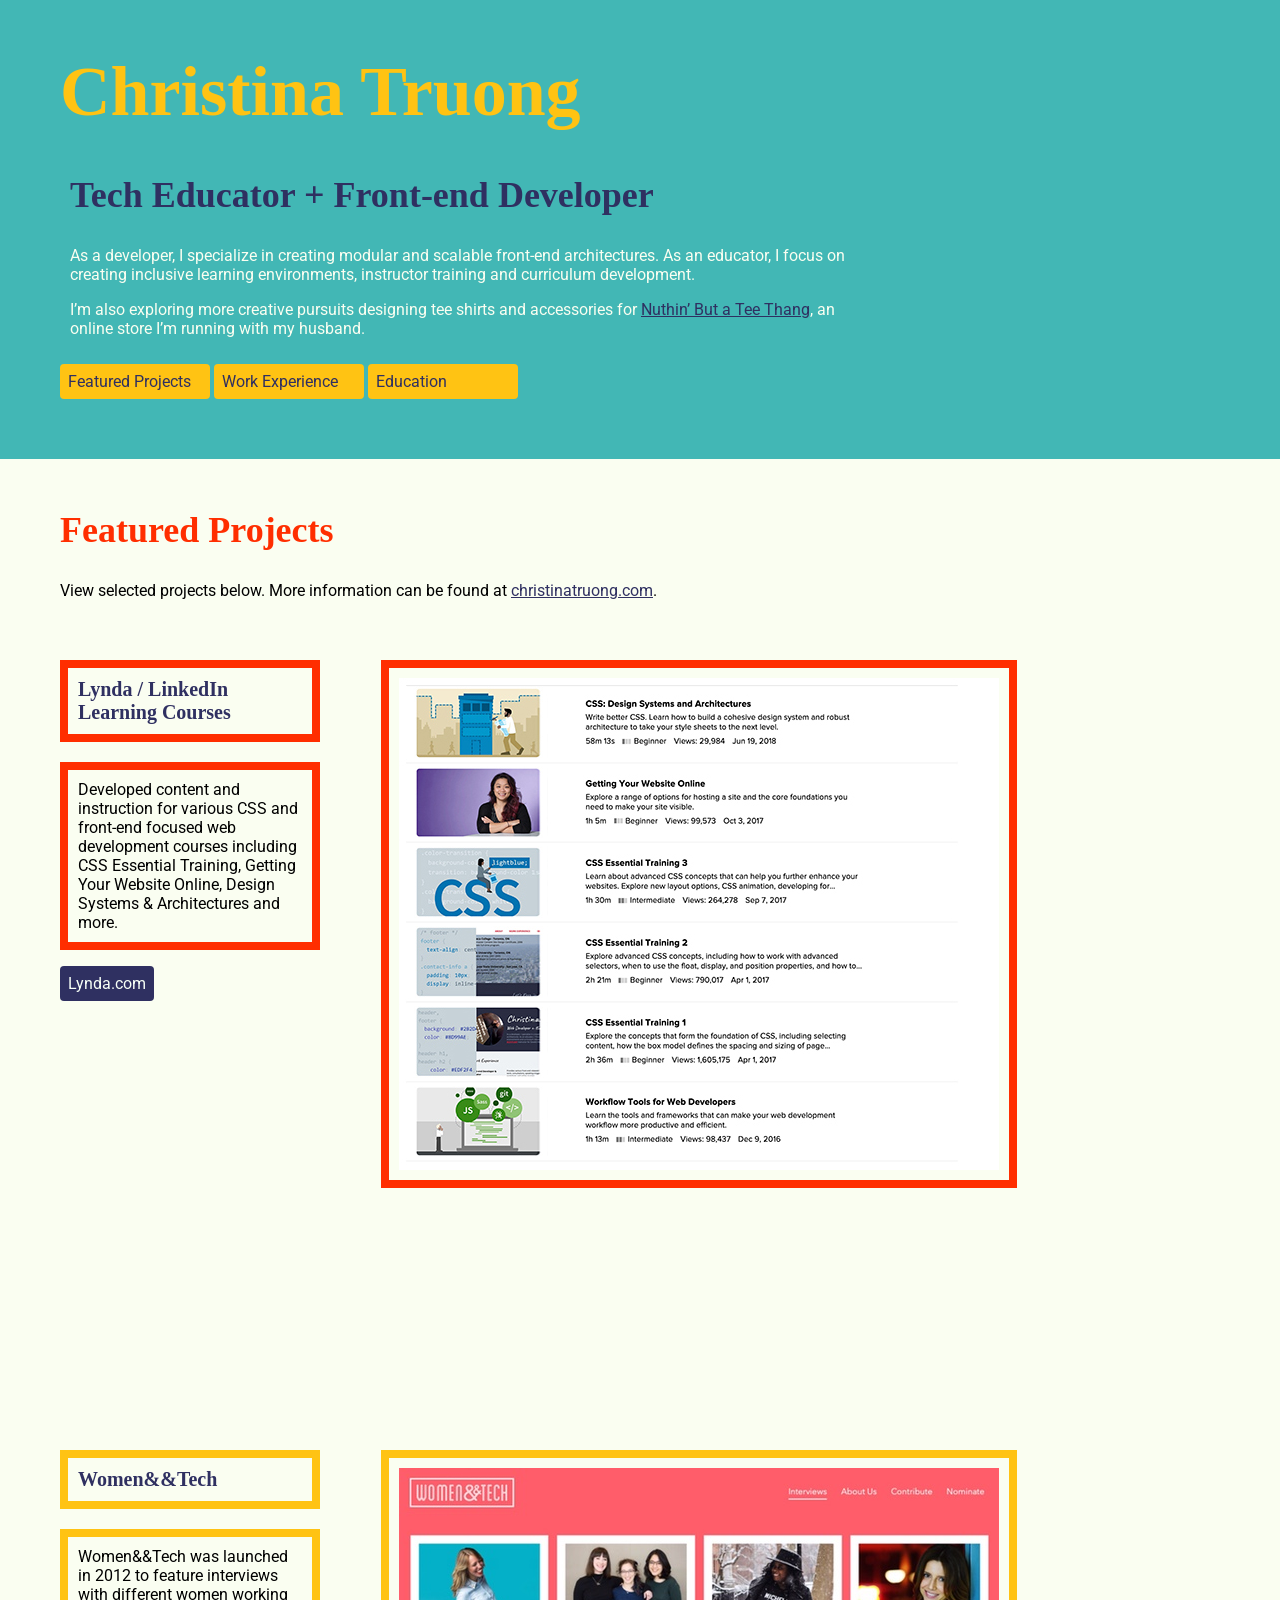
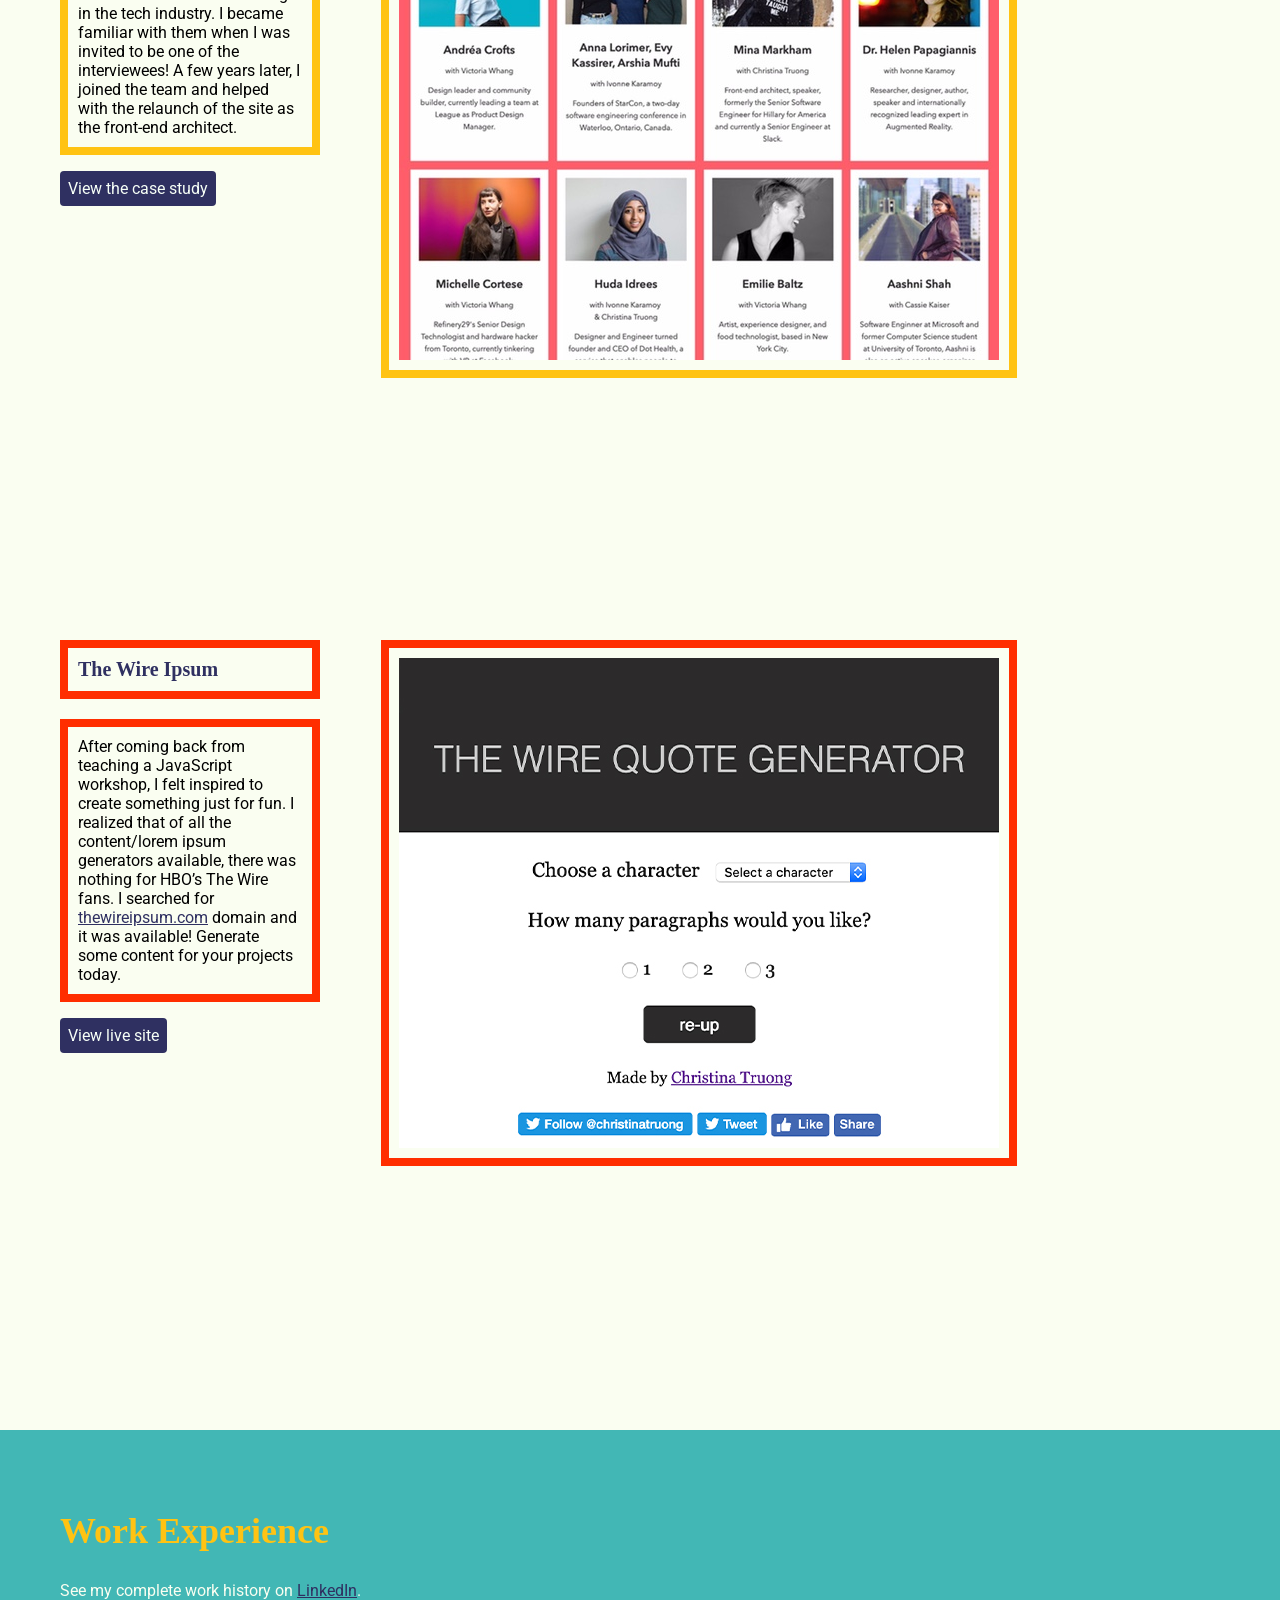
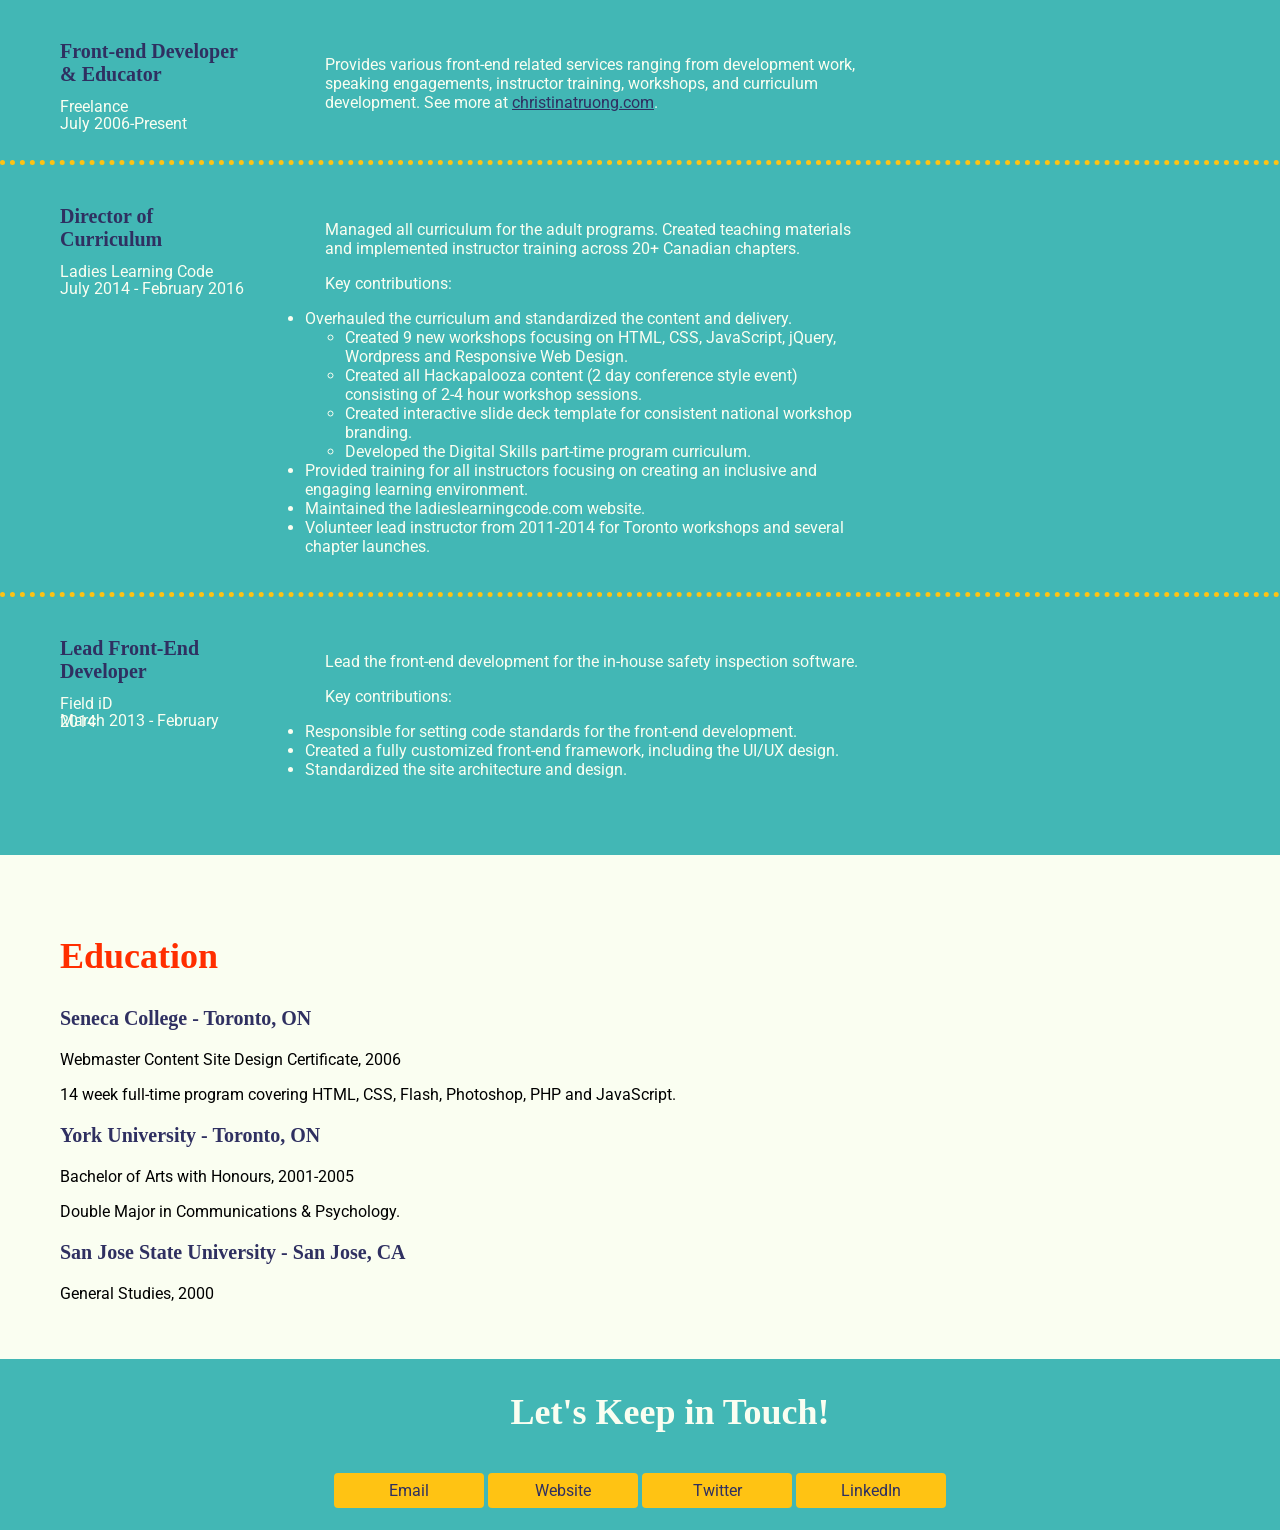
<file: hw01/index.html>
<!DOCTYPE html>
<html lang="en">
  <head>
    <meta charset="UTF-8">
    <meta name="viewport" content="width=device-width, initial-scale=1.0">
    <title>Christina Truong, Tech Educator + Front-end Developer</title>
    <link rel="stylesheet" href="css/styles.css">
<link href="https://fonts.googleapis.com/css2?family=Merienda+One&family=Roboto:ital,wght@0,300;1,300&display=swap" rel="stylesheet">
</head>
    <!-- ***************  ABOUT / PROFILE  **************** -->
<body>
      <header>
        <div>
          <h1>Christina Truong</h1>
          <h2>Tech Educator + Front-end Developer</h2>
          <p>As a developer, I specialize in creating modular and scalable front-end architectures. As an educator, I focus on creating inclusive learning environments, instructor training and curriculum development.</p>
          <p>I’m also exploring more creative pursuits designing tee shirts and accessories for <a href="http://teethang.com" target="_blank">Nuthin’ But a Tee Thang</a>, an online store I’m running with my husband.</p>
        </div>
        <div id="tabs1">
        <a class="tab" href="#projects"> Featured Projects</a>
        <a class="tab" href="#work-experience"> Work Experience</a>
        <a class="tab" href="#education"> Education </a>
      </div>
      </header>



      <!-- ************ PROJECTS / PORTFOLIO  ************** -->
      <main>
      <section id="projects">
          <h2>Featured Projects</h2>
          <p>View selected projects below. More information can be found at <a href="http://christinatruong.com">christinatruong.com</a>.</p>

          <!-- Project 1 -->
          <section class="project1">
            <div class="text1">
            <h3>Lynda / LinkedIn Learning Courses</h3>
            <p>Developed content and instruction for various CSS and front-end focused web development courses including CSS Essential Training, Getting Your Website Online, Design Systems & Architectures and more.</p>
            <a class="btn" href="https://www.lynda.com"> Lynda.com</a>
          </div>
          <div class="picture1">
            <img src="images/project-courses.jpg" alt="Lynda & LinkedIn Learning course list">
          </div>
          </section>

          <!-- Project 2 -->
          <section class= "project2">
            <div class="text2">
            <h3>Women&&Tech</h3>
            <p>Women&&Tech was launched in 2012 to feature interviews with different women working in the tech industry. I became familiar with them when I was invited to be one of the interviewees! A few years later, I joined the team and helped with the relaunch of the site as the front-end architect.</p>
            <a class="btn" href="https://womenandtech.com/interview/christina-truong/">View the case study</a>
          </div>
          <div class="picture2">
              <img src="images/project-women-tech.jpg" alt="Women and Tech website">
          </div>
          </section>

          <!-- Project 3 -->
          <section class="project3">
            <div class="text3">
            <h3>The Wire Ipsum</h3>
            <p>After coming back from teaching a JavaScript workshop, I felt inspired to create something just for fun. I realized that of all the content/lorem ipsum generators available, there was nothing for HBO’s The Wire fans. I searched for <a href="http://thewireipsum.com" target="_blank">thewireipsum.com</a> domain and it was available! Generate some content for your projects today.</p>
            <a class="btn" href="https://christinatruong.github.io/the-wire-ipsum/">View live site</a>
          </div>
          <div class="picture3">
              <img src="images/project-wire-ipsum.jpg" alt="The Wire Ipsum website">
          </div>
        </div>
     </section>

      <!-- ****************  WORK EXPERIENCE  ******************** -->
      <section id="work-experience">
        <div>
          <h2>Work Experience</h2>
          <p>See my complete work history on <a href="https://www.linkedin.com/in/christinatruong/">LinkedIn</a>.</p>

          <!-- Job 1 -->
          <section class="job1">
            <div class="title">
              <h3>Front-end Developer & Educator</h3>
              <p>Freelance</p>
              <p>July 2006-Present</p>
            </div>
            <div class="description">
              <br>
              <p>Provides various front-end related services ranging from development work, speaking engagements, instructor training, workshops, and curriculum development. See more at  <a href="http://christinatruong.com">christinatruong.com</a>.</p>
            </div>
          </section>

          <!-- Job 2 -->
          <section class="job2">
            <div class="title">
              <h3>Director of Curriculum</h3>
              <p>Ladies Learning Code</p>
              <p>July 2014 - February 2016</p>
            </div>
            <div>
              <br>
              <p>Managed all curriculum for the adult programs. Created teaching materials and implemented instructor training across 20+ Canadian chapters.</p>
              <p>Key contributions:</p>
              <ul>
                <li>Overhauled the curriculum and standardized the content and delivery.
                  <ul>
                    <li>Created 9 new workshops focusing on HTML, CSS, JavaScript, jQuery, Wordpress and Responsive Web Design.</li>
                    <li>Created all Hackapalooza content (2 day conference style event) consisting of 2-4 hour workshop sessions.</li>
                    <li>Created interactive slide deck template for consistent national workshop branding.</li>
                    <li>Developed the Digital Skills part-time program curriculum.</li>
                  </ul>
                </li>
                <li>Provided training for all instructors focusing on creating an inclusive and engaging learning environment.</li>
                <li>Maintained the ladieslearningcode.com website.</li>
                <li>Volunteer lead instructor from 2011-2014 for Toronto workshops and several chapter launches.</li>
              </ul>
            </div>
          </section>

          <!-- Job 3 -->
          <section class="job3">
            <div class="title">
              <h3>Lead Front-End Developer</h3>
              <p>Field iD</p>
              <p>March 2013 - February 2014</p>
            </div>
            <div>
              <br>
              <p>Lead the front-end development for the in-house safety inspection software.</p>
              <p>Key contributions:</p>
              <ul>
                <li>Responsible for setting code standards for the front-end development.</li>
                <li>Created a fully customized front-end framework, including the UI/UX design.</li>
                <li>Standardized the site architecture and design.</li>
              </ul>
            </div>
          </section>
        </div>
      </section>

      <!-- *************  EDUCATION & CERTIFICATIONS *********** -->
      <section id="education">
        <div>
          <h2>Education</h2>

          <section class=schools>
            <h3>Seneca College - Toronto, ON</h3>
            <p>Webmaster Content Site Design Certificate, 2006</p>
            <p>14 week full-time program covering HTML, CSS, Flash, Photoshop, PHP and JavaScript.</p>

            <h3>York University - Toronto, ON</h3>
            <p>Bachelor of Arts with Honours, 2001-2005</p>
            <p>Double Major in Communications & Psychology.</p>

            <h3>San Jose State University - San Jose, CA</h3>
            <p>General Studies, 2000</p>
          </section>
        </div>
      </section>
    </main>
      <!-- ************  CONTACT INFO / SOCIAL MEDIA  ************ -->
      <footer>
        <div>
          <h2>Let's Keep in Touch!</h2>
          <div id="tabs2">
          <a class="tab2" href="mailto:email@example.com"> Email</a>
          <a class="tab2" href="http://christinatruong.com"> Website</a>
          <a class="tab2" href="http://twitter.com/christinatruong"> Twitter</a>
          <a class="tab2" href="https://www.linkedin.com/"> LinkedIn</a>
        </div>
        </div>
      </footer>
  </body>
</html>
</file>
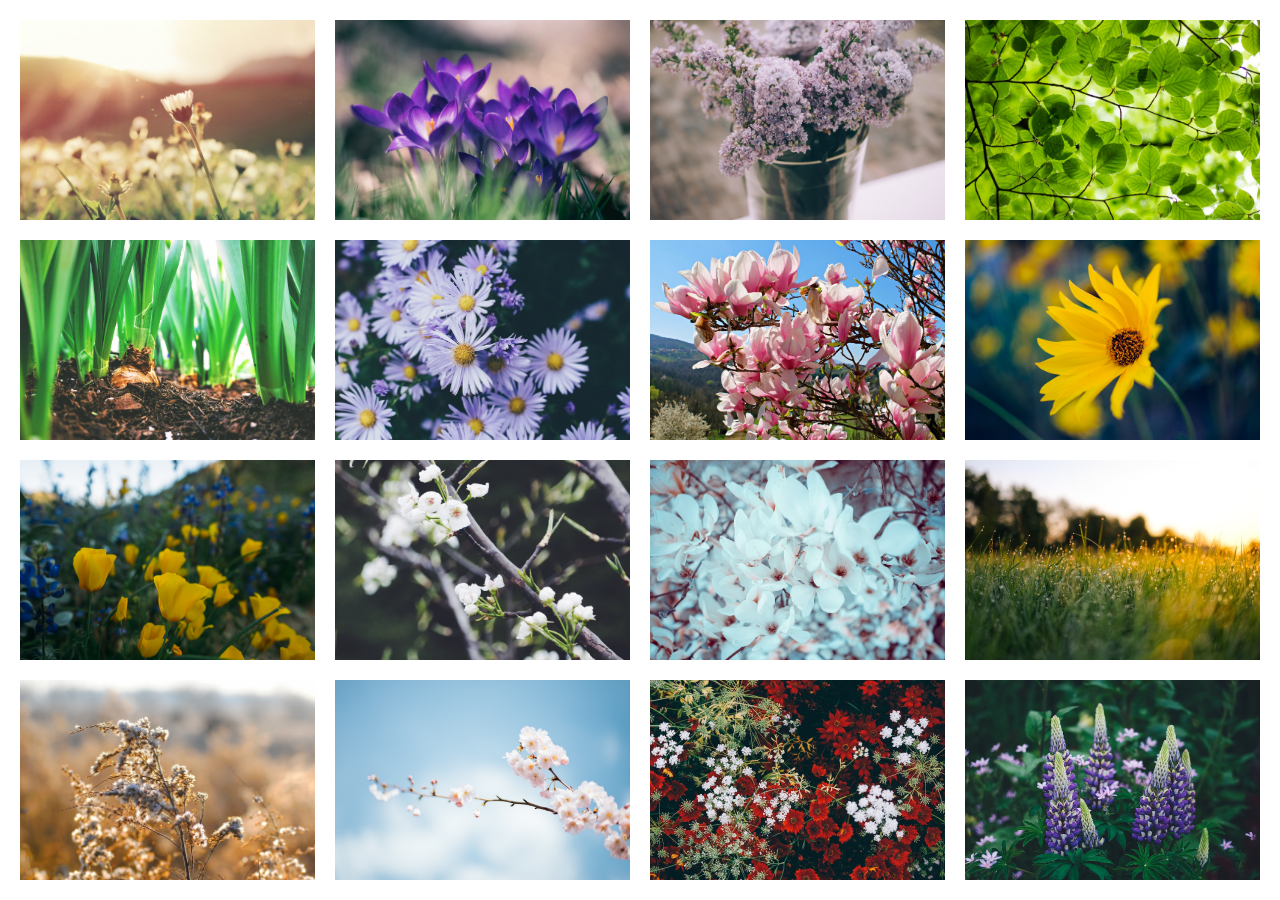
<file: hw03/index.html>
<!DOCTYPE html>
<html lang="en" dir="ltr">
    <head>
        <meta charset="utf-8">
        <title>Image Gallery</title>
        <link rel="stylesheet" href="css/gallery.css">
        <link rel="stylesheet" href="css/carousel.css">
        <meta name="viewport" content="width=device-width, initial-scale=1.0">

    </head>
    <body>
        <main>
            <section class="cards">
                <div class="card" style="background-image:url('images/field1.jpg')"></div>
                <div class="card" style="background-image:url('images/purple.jpg')"></div>
                <div class="card" style="background-image:url('images/jar.jpg')"></div>
                <div class="card" style="background-image:url('images/green.jpg')"></div>
                <div class="card" style="background-image:url('images/green1.jpg')"></div>
                <div class="card" style="background-image:url('images/purple1.jpg')"></div>
                <div class="card" style="background-image:url('images/magnolias.jpg')"></div>
                <div class="card" style="background-image:url('images/daisy1.jpg')"></div>
                <div class="card" style="background-image:url('images/poppies.jpg')"></div>
                <div class="card" style="background-image:url('images/dogwoods.jpg')"></div>
                <div class="card" style="background-image:url('images/blossom.jpg')"></div>
                <div class="card" style="background-image:url('images/field3.jpg')"></div>
                <div class="card" style="background-image:url('images/field4.jpg')"></div>
                <div class="card" style="background-image:url('images/branch.jpg')"></div>
                <div class="card" style="background-image:url('images/red.jpg')"></div>
                <div class="card" style="background-image:url('images/purple2.jpg')"></div>
            </section>

            <!-- preview panel -->
            <section class="preview">
                <div class="featured_image" style="background-image:url('images/daisy1.jpg')"></div>
                <button class="close" id="close">&times;</button>
                <button class="prev" id="prev">&lsaquo;</button>
                <button class="next" id="next">&rsaquo;</button>
            </section>
            <!-- end preview panel -->

        </main>
        <script type="text/javascript" src="js/index.js"></script>
    </body>
</html>
</file>
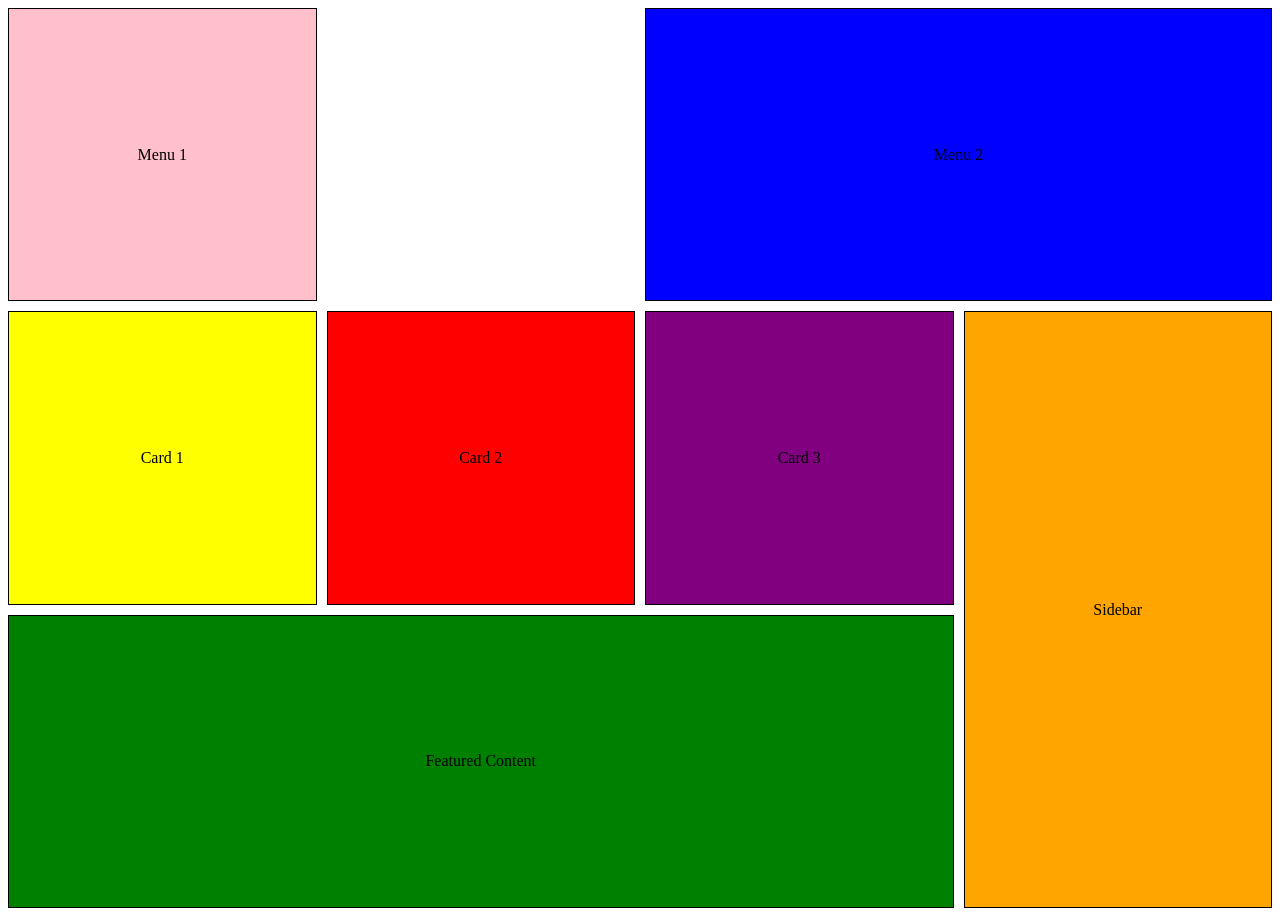
<file: tutorial03/index.html>
<!DOCTYPE html>
<html lang="en" >
<head>
  <meta charset="UTF-8">
  <title>Tutorial 03</title>
  <link rel="stylesheet" href="./style.css">
  <meta name="viewport" content="width=device-width, initial-scale=1.0">

</head>
<body>
<!-- partial:index.partial.html -->
<!-- https://css-tricks.com/snippets/css/complete-guide-grid/ -->
<div class="container">
   <!-- left menu -->
   <section class="menu1">
      <div>Menu 1</div>
   </section>

   <!-- right menu -->
   <section class="menu2">
      <div>Menu 2</div>
   </section>

   <!-- card 1 -->
   <article class="card1">
      <section>Card 1</section>
   </article>

   <!-- card 2 -->
   <article class="card2">
      <section>Card 2</section>
   </article>

   <!-- card 3 -->
   <article class="card3">
      <section>Card 3</section>
   </article>

   <!-- main content on bottom -->
   <main class="main">
      <section>Featured Content</section>
   </main>

   <!-- right navigation bar -->
   <aside class="aside">
      <section>Sidebar</section>
   </aside>
</div>
<!-- partial -->

</body>
</html>
</file>
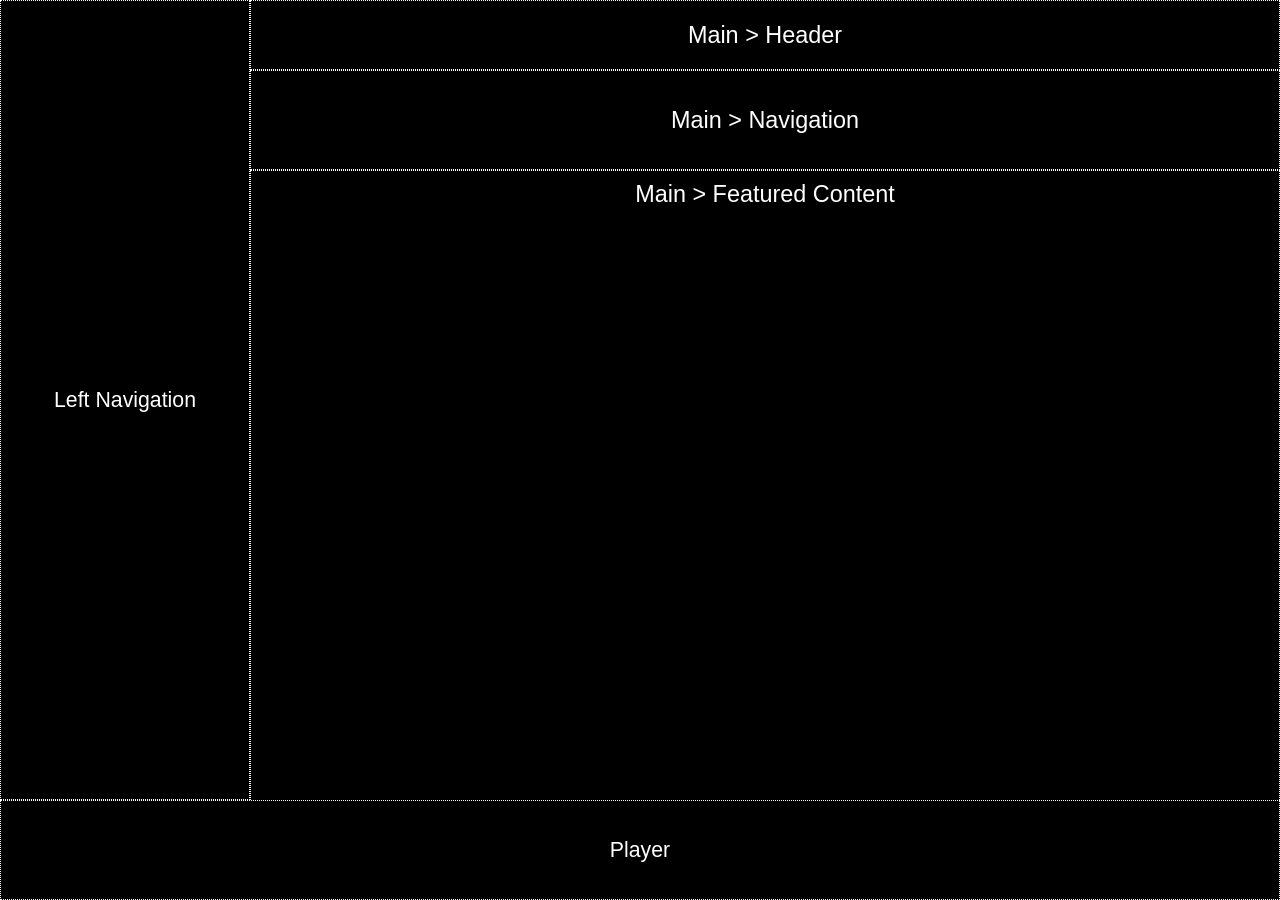
<file: hw02/01_cssgrid/index.html>
<html>
    <head>
        <title>Spotify Player</title>
        <link rel="stylesheet" href="layout.css">
        <meta name="viewport" content="width=device-width, initial-scale=1.0">
    </head>
    <body id="container">
        <aside id="sidebar">
            Left Navigation
        </aside>
        <main>
            <header>
                Main > Header
            </header>
            <nav>
                Main > Navigation
            </nav>
            <section id="featured-content">
                Main > Featured Content
            </section>
        </main>
        <footer>
            Player
        </footer>
    </body>
</html>
</file>
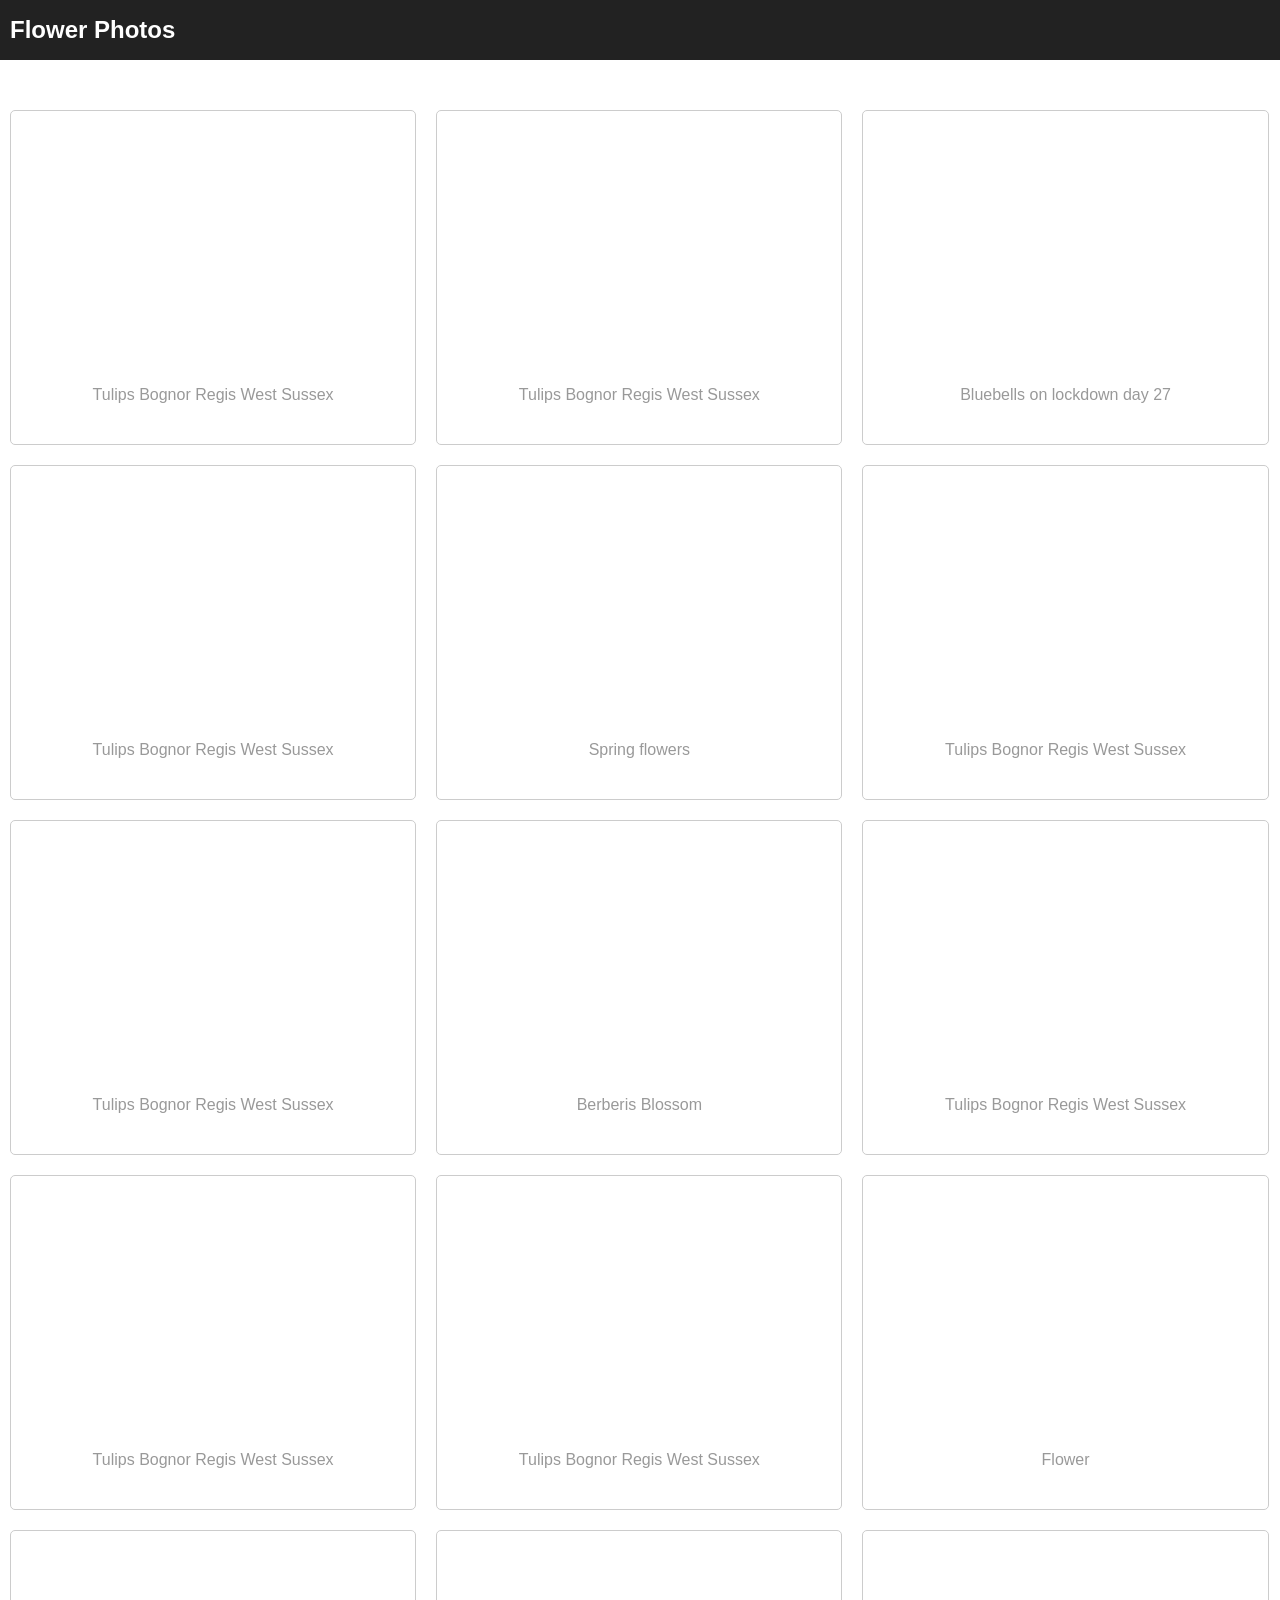
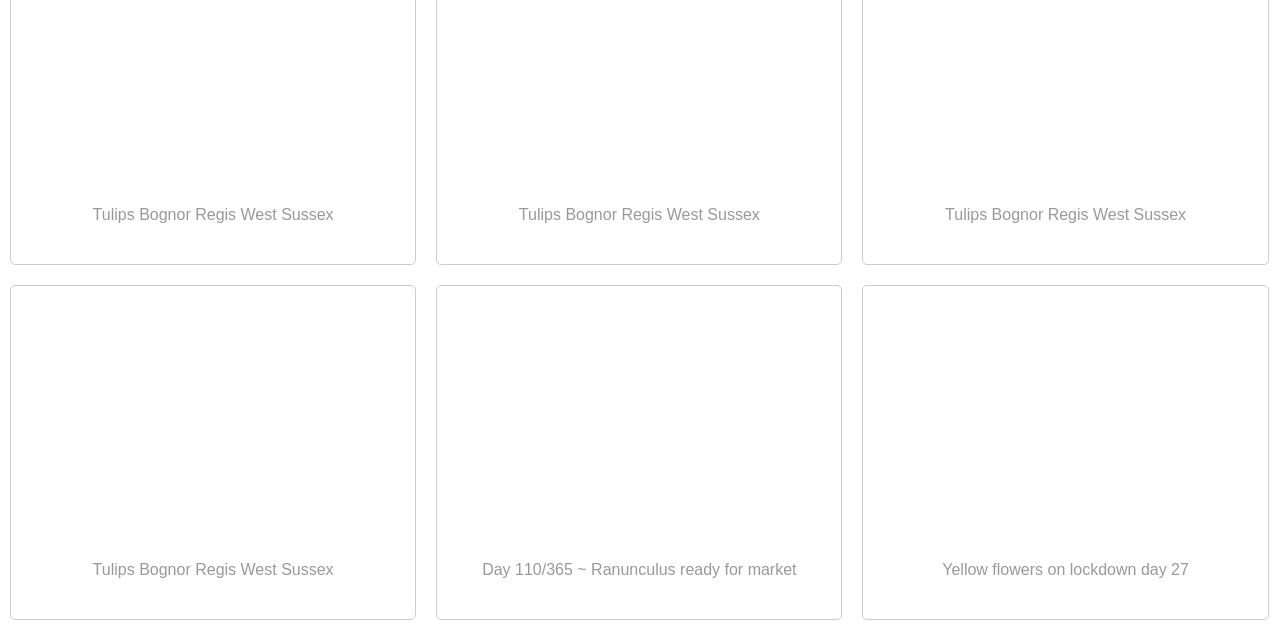
<file: hw02/02_flexbox/index.html>
<!DOCTYPE html>
<html lang="en" dir="ltr">
    <head>
        <meta charset="utf-8">
        <title>Image Gallery</title>
        <link rel="stylesheet" href="css/gallery.css">
        <meta name="viewport" content= "width=device-width, initial-scale=1.0"
    </head>
    <body>
        <nav>
            <h1>Flower Photos</h1>
        </nav>

        <main class="content">
            <section class="cards">
                <section class="card">
                  <div class="card-border">
                      <div class="image-div" style="background-image: url('https://live.staticflickr.com/65535/49793205651_aced6f4866_b.jpg');"></div>
                      <div class="caption">Tulips Bognor Regis West Sussex</div>
                  </div>
                </section>
                <section class="card">
                    <div class="card-border">
                      <div class="image-div" style="background-image: url('https://live.staticflickr.com/65535/49792659933_cc861d50b7_b.jpg');"></div>
                      <div class="caption">Tulips Bognor Regis West Sussex</div>
                    </div>
                </section>
                <section class="card">
                  <div class="card-border">
                    <div class="image-div" style="background-image: url('https://live.staticflickr.com/65535/49792658778_ab3b1df5d1_b.jpg');"></div>
                    <div class="caption">Bluebells on lockdown day 27</div>
                  </div>
                </section>
                <section class="card">
                  <div class="card-border">
                    <div class="image-div" style="background-image: url('https://live.staticflickr.com/65535/49792664528_f16513baec_b.jpg');"></div>
                    <div class="caption">Tulips Bognor Regis West Sussex</div>
                  </div>
                </section>
                <section class="card">
                  <div class="card-border">
                    <div class="image-div" style="background-image: url('https://live.staticflickr.com/65535/49792676878_a659a56919_b.jpg');"></div>
                    <div class="caption">Spring flowers</div>
                  </div>
                </section>
                <section class="card">
                  <div class="card-border">
                    <div class="image-div" style="background-image: url('https://live.staticflickr.com/65535/49793511297_b7967599c7_b.jpg');"></div>
                    <div class="caption">Tulips Bognor Regis West Sussex</div>
                  </div>
                </section>
                <section class="card">
                  <div class="card-border">
                    <div class="image-div" style="background-image: url('https://live.staticflickr.com/65535/49792660018_34abca7618_b.jpg');"></div>
                    <div class="caption">Tulips Bognor Regis West Sussex</div>
                  </div>
                </section>
                <section class="card">
                  <div class="card-border">
                    <div class="image-div" style="background-image: url('https://live.staticflickr.com/65535/49792629178_64acac5148_b.jpg');"></div>
                    <div class="caption">Berberis Blossom</div>
                  </div>
                </section>
                <section class="card">
                  <div class="card-border">
                    <div class="image-div" style="background-image: url('https://live.staticflickr.com/65535/49793207236_51aa1f4269_b.jpg');"></div>
                    <div class="caption">Tulips Bognor Regis West Sussex</div>
                  </div>
                </section>
                <section class="card">
                  <div class="card-border">
                    <div class="image-div" style="background-image: url('https://live.staticflickr.com/65535/49792658033_c9a55ebf42_b.jpg');"></div>
                    <div class="caption">Tulips Bognor Regis West Sussex</div>
                  </div>
                </section>
                <section class="card">
                  <div class="card-border">
                    <div class="image-div" style="background-image: url('https://live.staticflickr.com/65535/49792660448_cd43d556df_b.jpg');"></div>
                    <div class="caption">Tulips Bognor Regis West Sussex</div>
                  </div>
                </section>
                <section class="card">
                  <div class="card-border">
                    <div class="image-div" style="background-image: url('https://live.staticflickr.com/65535/49793209166_5b8a0ae5c6_b.jpg');"></div>
                    <div class="caption">Flower</div>
                  </div>
                </section>
                <section class="card">
                  <div class="card-border">
                    <div class="image-div" style="background-image: url('https://live.staticflickr.com/65535/49793208726_f0ac1e6b81_b.jpg');"></div>
                    <div class="caption">Tulips Bognor Regis West Sussex</div>
                  </div>
                </section>
                <section class="card">
                  <div class="card-border">
                    <div class="image-div" style="background-image: url('https://live.staticflickr.com/65535/49793523157_2e88b562aa_b.jpg');"></div>
                    <div class="caption">Tulips Bognor Regis West Sussex</div>
                  </div>
                </section>
                <section class="card">
                  <div class="card-border">
                    <div class="image-div" style="background-image: url('https://live.staticflickr.com/65535/49793522892_1c9f798a53_b.jpg');"></div>
                    <div class="caption">Tulips Bognor Regis West Sussex</div>
                  </div>
                </section>
                <section class="card">
                  <div class="card-border">
                    <div class="image-div" style="background-image: url('https://live.staticflickr.com/65535/49793205546_de43e99833_b.jpg');"></div>
                    <div class="caption">Tulips Bognor Regis West Sussex</div>
                  </div>
                </section>
                <section class="card">
                  <div class="card-border">
                    <div class="image-div" style="background-image: url('https://live.staticflickr.com/65535/49793520882_b27b68994e_b.jpg');"></div>
                    <div class="caption">Day 110/365 ~ Ranunculus ready for market</div>
                  </div>
                </section>
                <section class="card">
                  <div class="card-border">
                    <div class="image-div" style="background-image: url('https://live.staticflickr.com/65535/49793205051_6fafef1828_b.jpg');"></div>
                    <div class="caption">Yellow flowers on lockdown day 27</div>
                  </div>
                </section>
            </section>
        </main>
    </body>
</html>
</file>
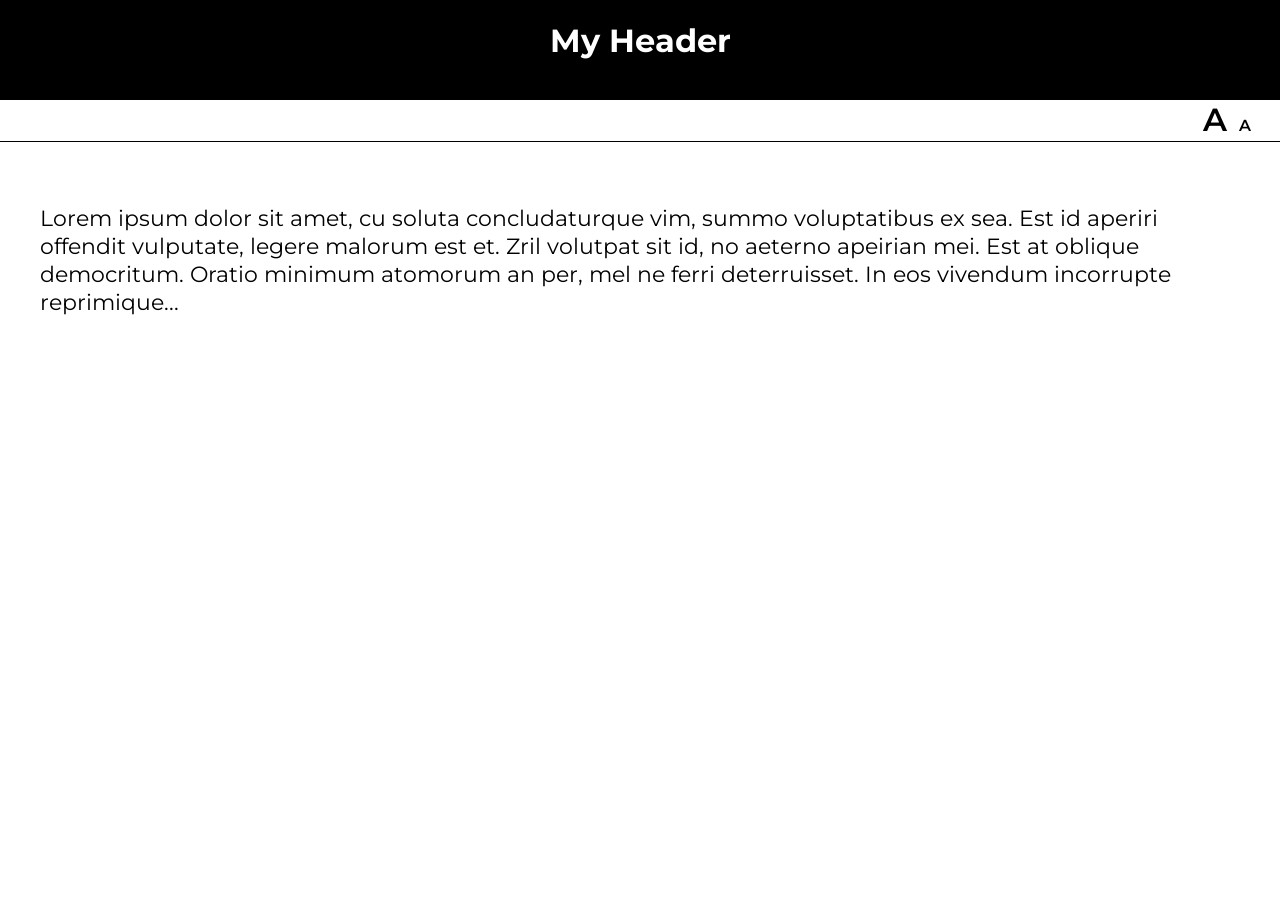
<file: tutorial04/font-switcher/index.html>
<!DOCTYPE html>
<html lang="en">
<head>
    <meta charset="UTF-8">
    <title>Lab 04: Font Switcher</title>
      <link rel="stylesheet" href="css/style.css">
</head>
<body>
    <div class="container">

        <header><h1>My Header</h1></header>

        <nav>
            <a class="a1" href="#">A</a>
            <a class="a2" href="#">A</a>
        </nav>

        <div class="content">
            <p>
                Lorem ipsum dolor sit amet, cu soluta concludaturque vim,
                summo voluptatibus ex sea. Est id aperiri offendit vulputate,
                legere malorum est et. Zril volutpat sit id, no aeterno apeirian
                mei. Est at oblique democritum. Oratio minimum atomorum an per,
                mel ne ferri deterruisset. In eos vivendum incorrupte reprimique...
            </p>
        </div>

    </div>
    <script  src="js/index.js"></script>
</body>
</html>
</file>
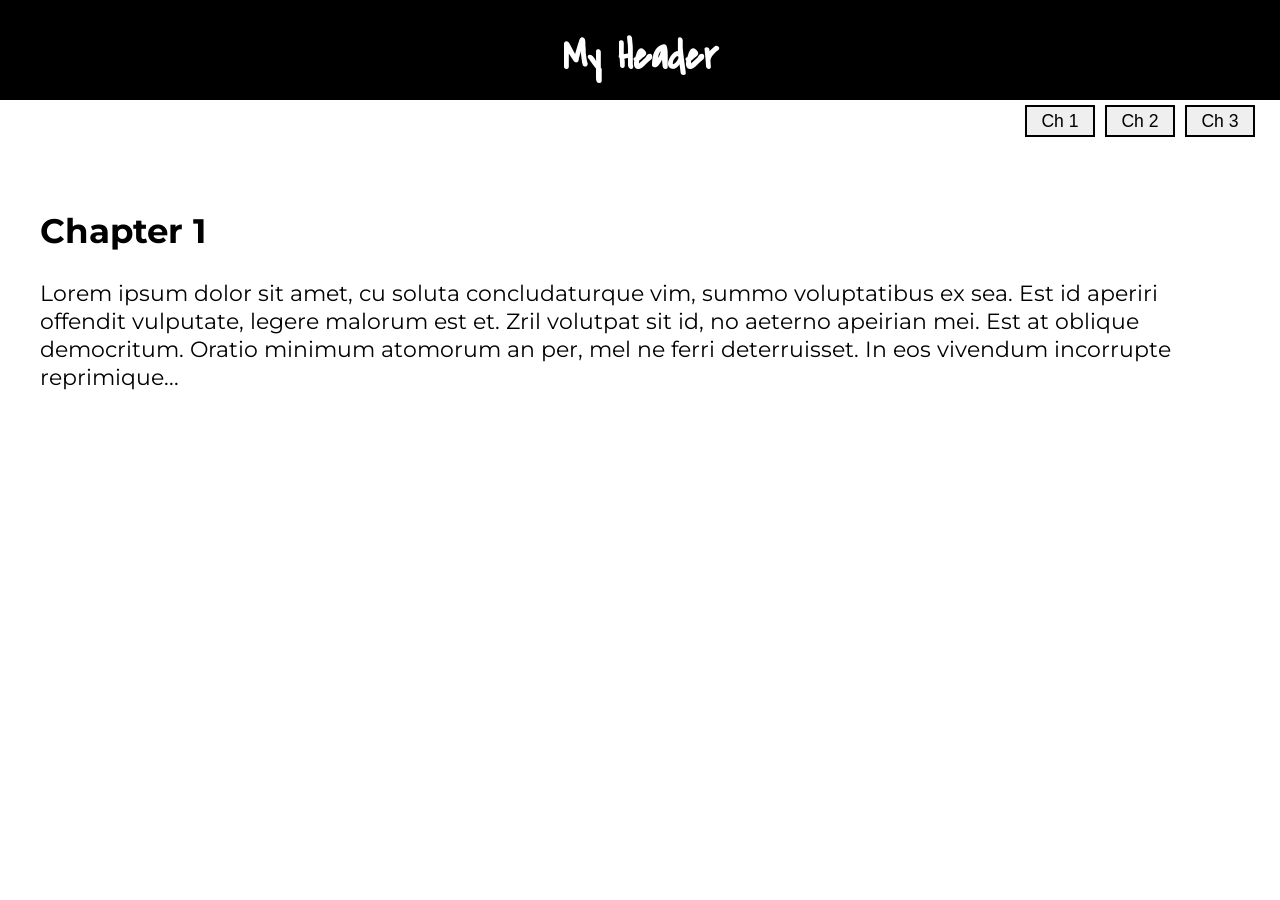
<file: tutorial04/page-turner/index.html>
<!DOCTYPE html>
<html lang="en">
<head>
    <meta charset="UTF-8">
    <title>Lab 04: Page Turner</title>
      <link rel="stylesheet" href="css/style.css">
</head>
<body>
    <div class="container">

        <header><h1>My Header</h1></header>

        <nav>
            <button id="ch1" href="#">Ch 1</button>
            <button id="ch2" href="#">Ch 2</button>
            <button id="ch3" href="#">Ch 3</button>
        </nav>

        <div class="content">
            <h2>Chapter 1</h2>
            <p>
                Lorem ipsum dolor sit amet, cu soluta concludaturque vim,
                summo voluptatibus ex sea. Est id aperiri offendit vulputate,
                legere malorum est et. Zril volutpat sit id, no aeterno apeirian
                mei. Est at oblique democritum. Oratio minimum atomorum an per,
                mel ne ferri deterruisset. In eos vivendum incorrupte reprimique...
            </p>
        </div>

    </div>
    <script  src="js/index.js"></script>
</body>
</html>
</file>
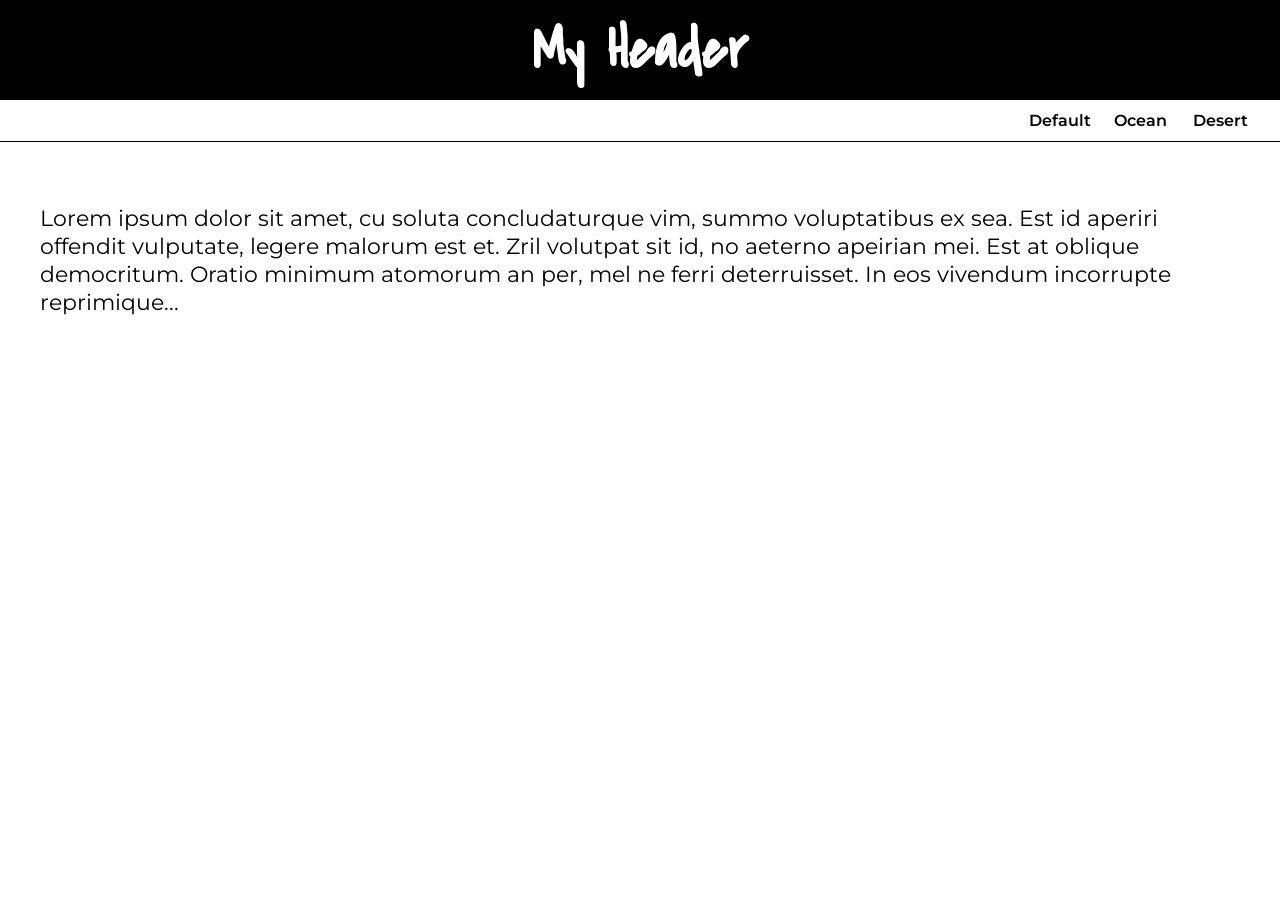
<file: tutorial04/theme-switcher/index.html>
<!DOCTYPE html>
<html lang="en" >

<head>
  <meta charset="UTF-8">
  <title>Lab 04: Theme Switcher</title>



      <link rel="stylesheet" href="css/style.css">


</head>

<body>

  <div id = "theme" class="container">
   <header><h1>My Header</h1></header>
   <nav>
      <a id="default" href="#">Default</a>
      <a id="ocean" href="#">Ocean</a>
      <a id="desert" href="#">Desert</a>
   </nav>
   <div class="content"><p>Lorem ipsum dolor sit amet, cu soluta concludaturque vim, summo voluptatibus ex sea. Est id aperiri offendit vulputate, legere malorum est et. Zril volutpat sit id, no aeterno apeirian mei. Est at oblique democritum. Oratio minimum atomorum an per,
      mel ne ferri deterruisset. In eos vivendum incorrupte reprimique...</p>
      </div>

</div>



    <script  src="js/index.js"></script>




</body>

</html>
</file>
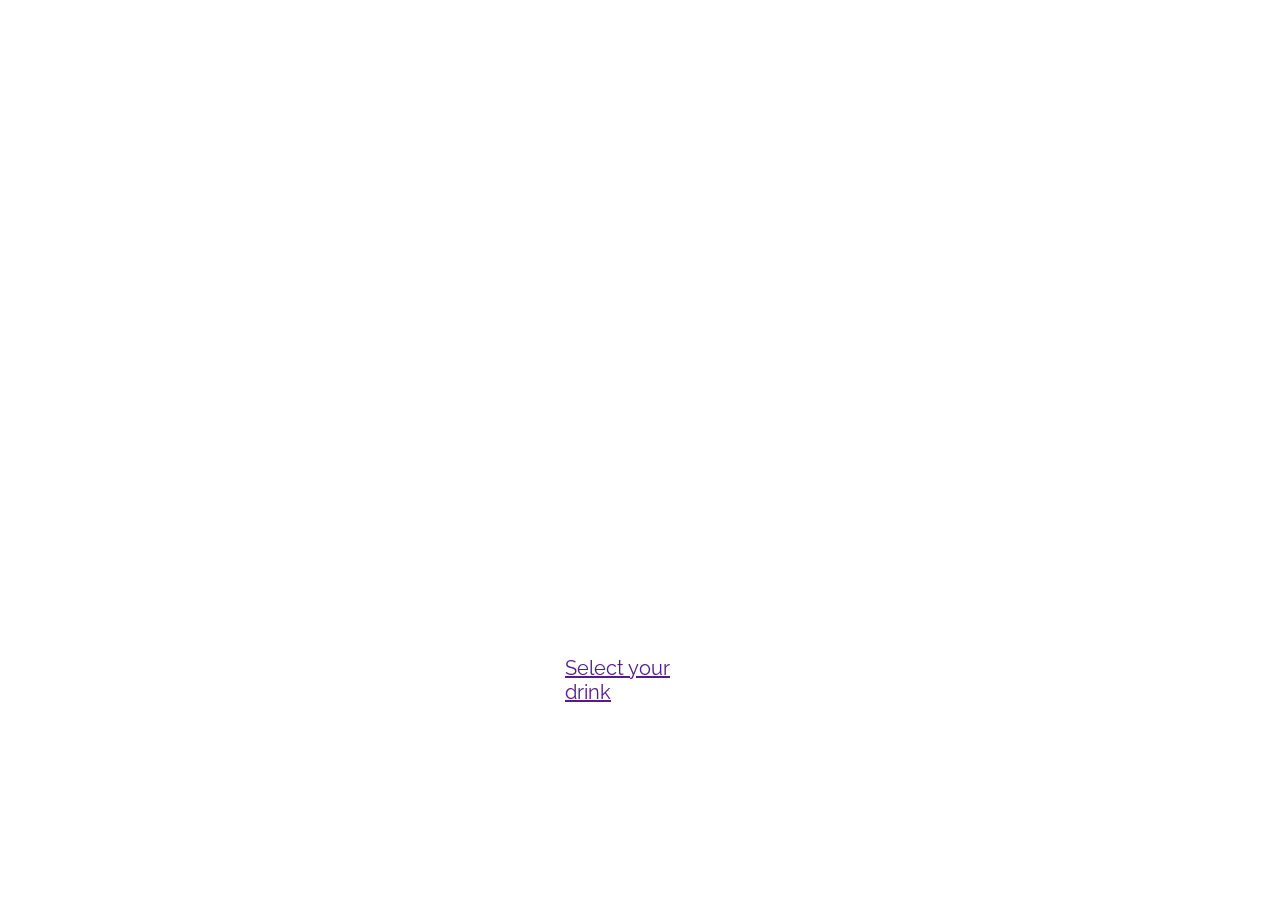
<file: final-project/home.html>
<!DOCTYPE html>
<html lang="en">
<head>
  <title>Brew book</title>
  <link rel="stylesheet" href="style.css">
  <link href="https://fonts.googleapis.com/css2?family=Bree+Serif&family=Raleway&display=swap" rel="stylesheet">
</head>
<body>
  <div class="container">
    <header class="title">
        <h1> Brew Book</h1>

    </header>
    <main class="description">
        <p> The ultimate guide for choosing your next go-to coffee. Compare and constrast the components of each drink to find which best suits your taste. </p>
    </main>
    <footer class="footer">
        <a class="tab" href "menu.html"> Select your drink </a>
    </footer>
  </div>
</body>


</html>
</file>
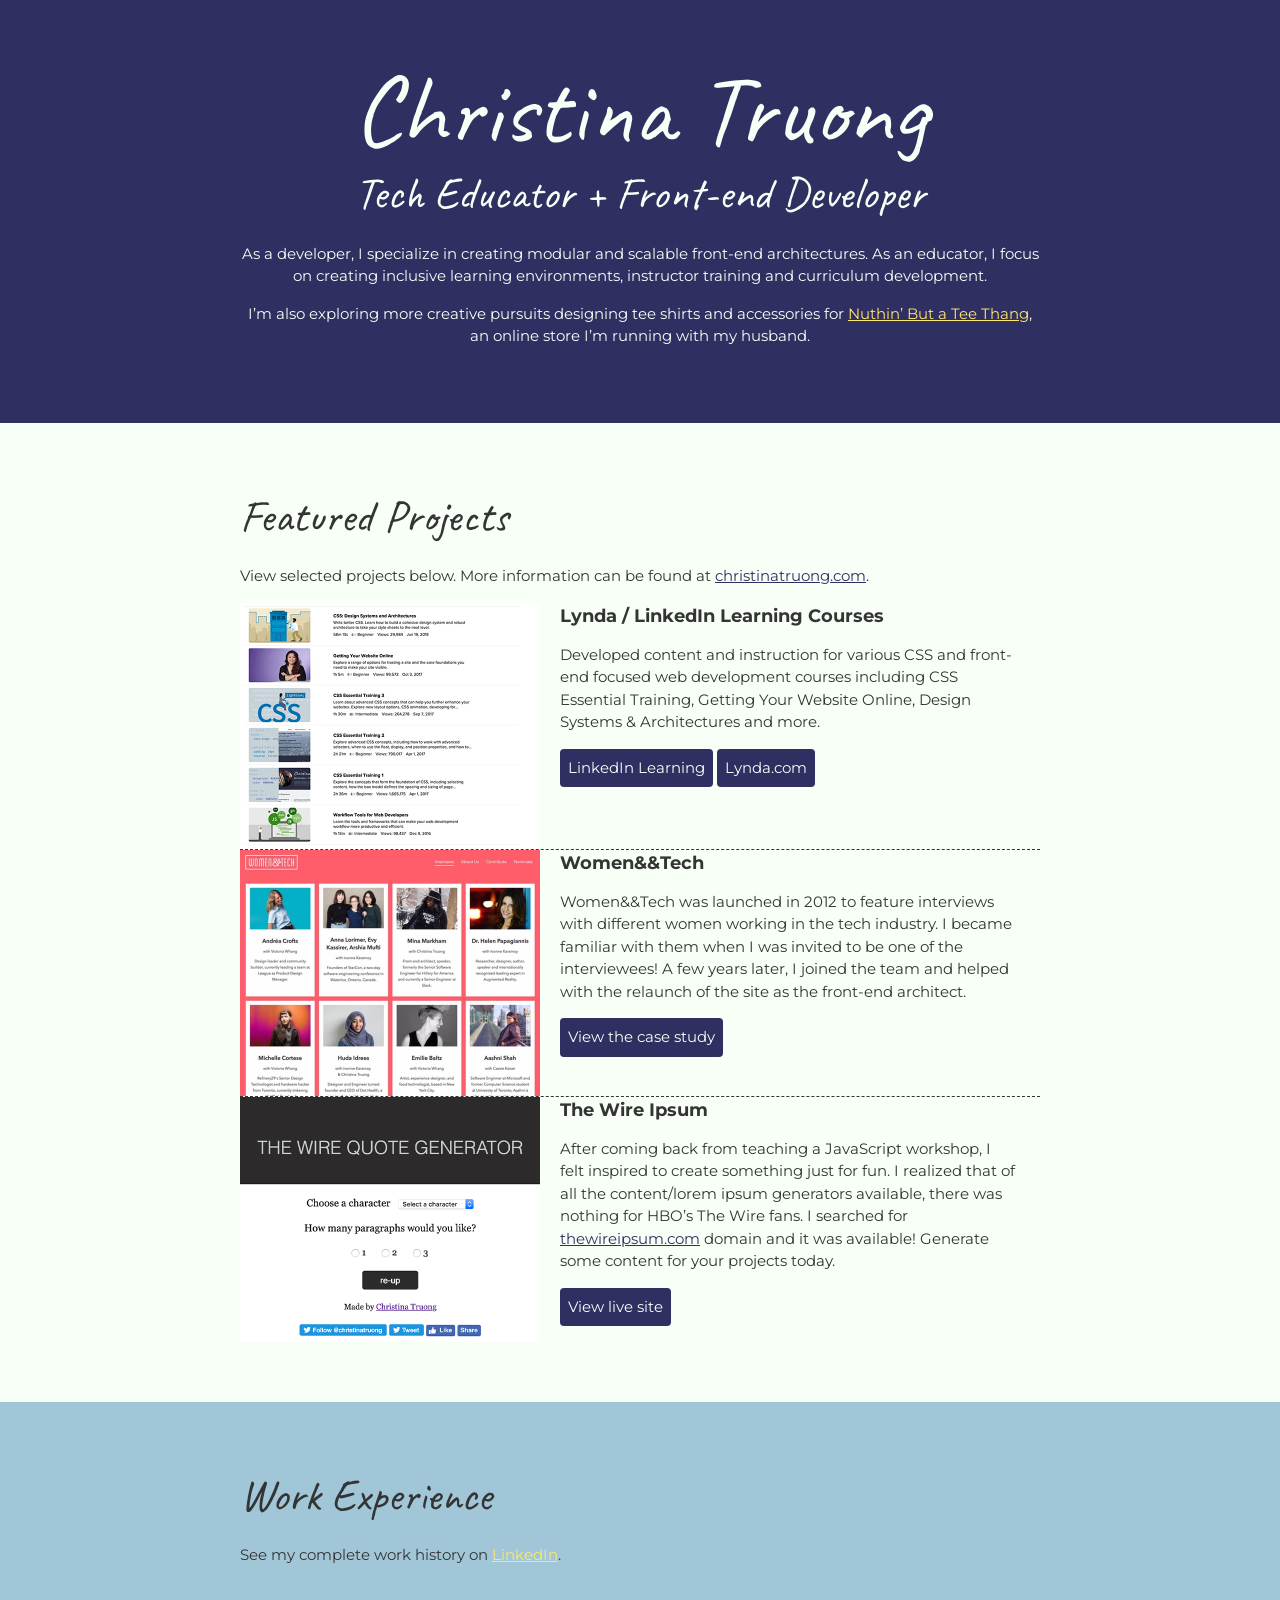
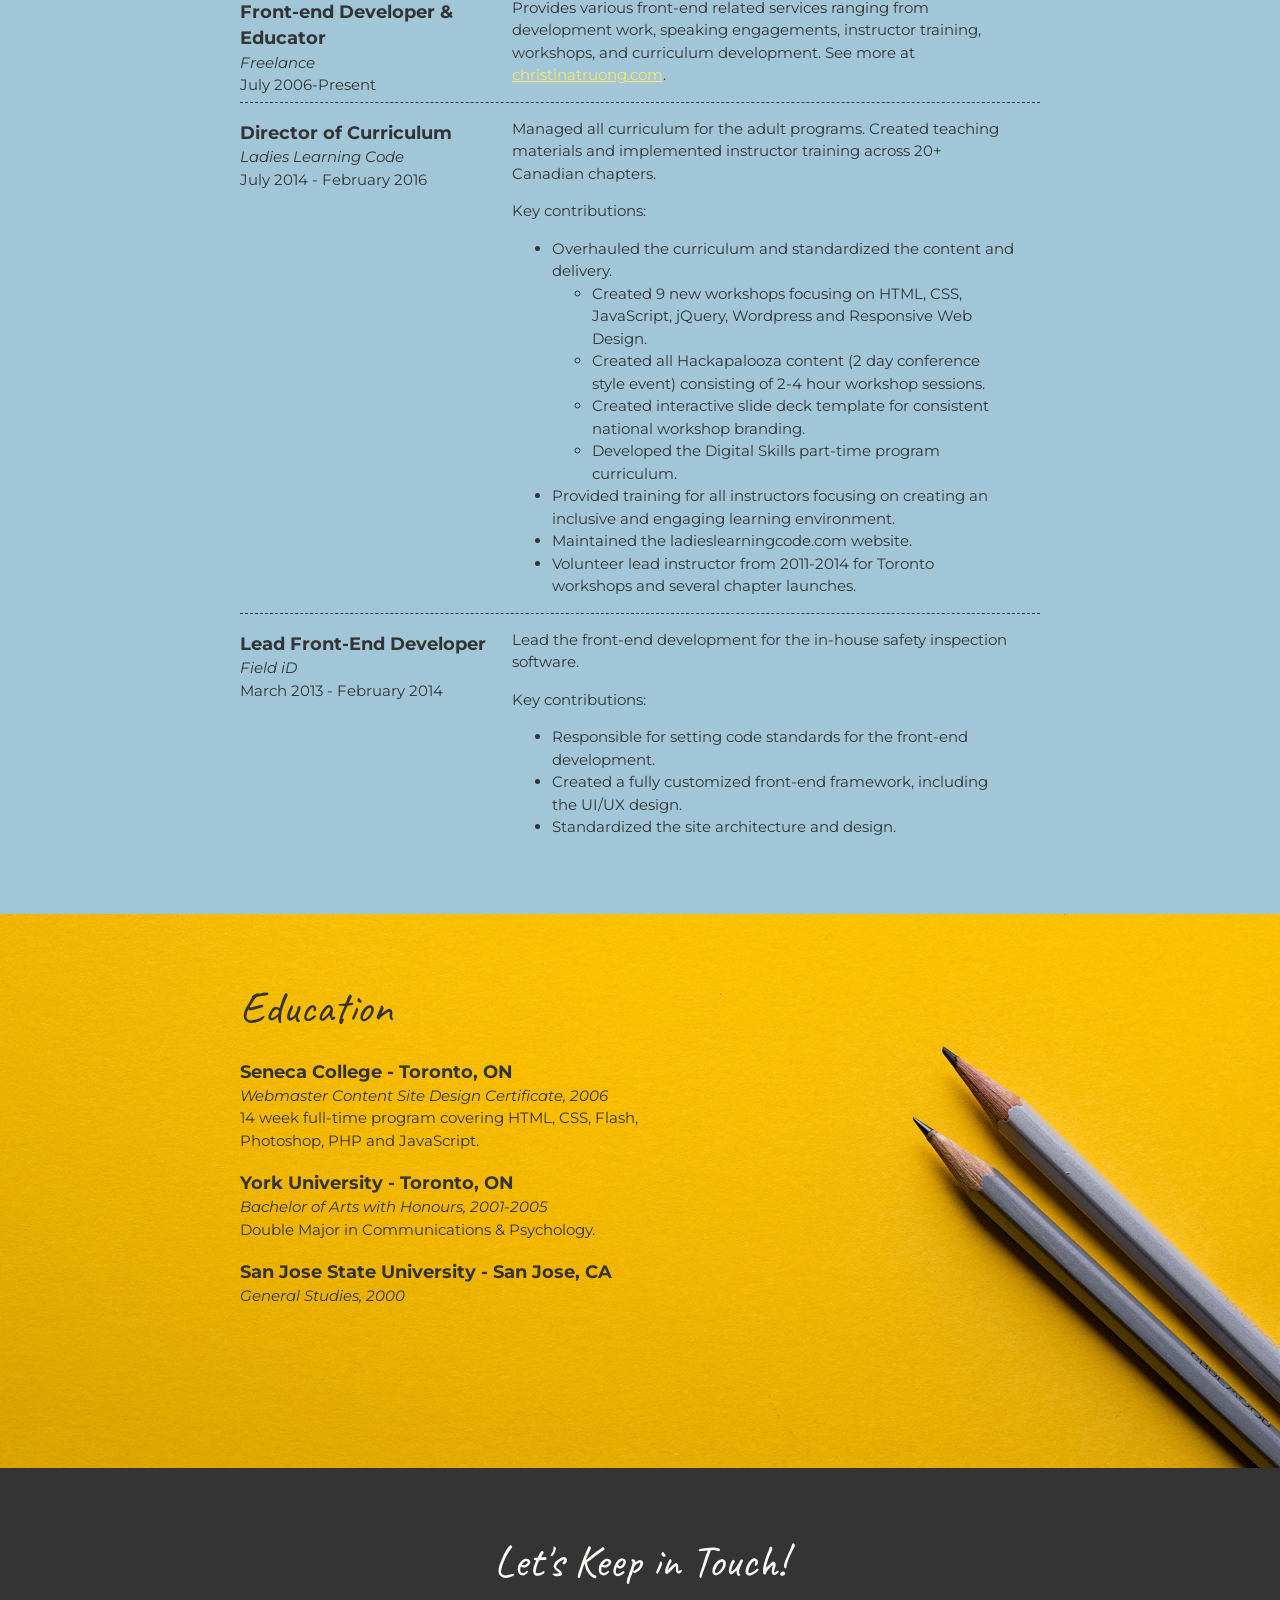
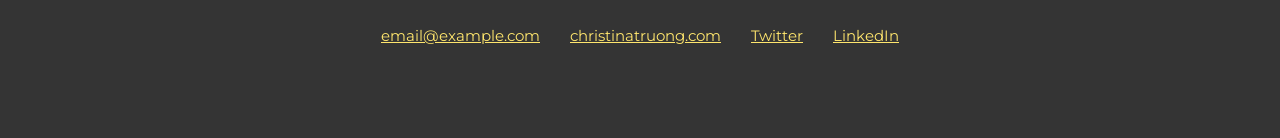
<file: hw01/christina.html>
<!DOCTYPE html>
<html lang="en">
  <head>
    <meta charset="UTF-8">
    <meta name="viewport" content="width=device-width, initial-scale=1.0">
    <title>Christina Truong, Tech Educator + Front-end Developer</title>
    <link href="https://fonts.googleapis.com/css?family=Caveat|Montserrat:400,600&display=swap" rel="stylesheet">
    <link rel="stylesheet" href="css/christina.css">
  </head>
  <body>
    <main>
      <!-- ***************  ABOUT / PROFILE  **************** -->
      <header>
        <div class="content-wrap">
          <h1>Christina Truong</h1>
          <h2>Tech Educator + Front-end Developer</h2>

          <p>As a developer, I specialize in creating modular and scalable front-end architectures. As an educator, I focus on creating inclusive learning environments, instructor training and curriculum development.</p>
          <p>I’m also exploring more creative pursuits designing tee shirts and accessories for <a href="http://teethang.com" target="_blank">Nuthin’ But a Tee Thang</a>, an online store I’m running with my husband.</p>
        </div>
      </header>

      <!-- ************ PROJECTS / PORTFOLIO  ************** -->
      <section class="projects">
        <div class="content-wrap divider">
          <h2>Featured Projects</h2>
          <p>View selected projects below. More information can be found at <a href="http://christinatruong.com">christinatruong.com</a>.</p>

          <!-- Project 1 -->
          <section class="project-item">
            <img src="images/project-courses.jpg" alt="Lynda & LinkedIn Learning course list">
            <h3>Lynda / LinkedIn Learning Courses</h3>
            <p>Developed content and instruction for various CSS and front-end focused web development courses including CSS Essential Training, Getting Your Website Online, Design Systems & Architectures and more.</p>
            <a class="btn" href="https://www.linkedin.com/learning/instructors/christina-truong?u=2125562" target="_blank">LinkedIn Learning</a>
            <a class="btn" href="https://www.lynda.com/Christina-Truong/7842227-1.html">Lynda.com</a>
          </section>

          <!-- Project 2 -->
          <section class="project-item">
            <img src="images/project-women-tech.jpg" alt="Women and Tech website">
            <h3>Women&&Tech</h3>
            <p>Women&&Tech was launched in 2012 to feature interviews with different women working in the tech industry. I became familiar with them when I was invited to be one of the interviewees! A few years later, I joined the team and helped with the relaunch of the site as the front-end architect.</p>
            <a class="btn" href="http://christinatruong.com/projects/women-and-tech-redesign.html" target="_blank">View the case study</a>
          </section>

          <!-- Project 3 -->
          <section class="project-item">
            <img src="images/project-wire-ipsum.jpg" alt="The Wire Ipsum website">
            <h3>The Wire Ipsum</h3>
            <p>After coming back from teaching a JavaScript workshop, I felt inspired to create something just for fun. I realized that of all the content/lorem ipsum generators available, there was nothing for HBO’s The Wire fans. I searched for <a href="http://thewireipsum.com" target="_blank">thewireipsum.com</a> domain and it was available! Generate some content for your projects today.</p>
            <a class="btn" href="http://thewireipsum.com" target="_blank">View live site</a>
          </section>
        </div>
      </section>

      <!-- ****************  WORK EXPERIENCE  ******************** -->
      <section class="work-experience">
        <div class="content-wrap item-details divider">
          <h2>Work Experience</h2>
          <p>See my complete work history on <a href="https://www.linkedin.com/in/christinatruong/">LinkedIn</a>.</p>

          <!-- Job 1 -->
          <section class="job-item">
            <div class="job-details">
              <h3>Front-end Developer & Educator</h3>
              <p>Freelance</p>
              <p>July 2006-Present</p>
            </div>
            <div class="job-summary">
              <p>Provides various front-end related services ranging from development work, speaking engagements, instructor training, workshops, and curriculum development. See more at  <a href="http://christinatruong.com">christinatruong.com</a>.</p>
            </div>
          </section>

          <!-- Job 2 -->
          <section class="job-item">
            <div class="job-details">
              <h3>Director of Curriculum</h3>
              <p>Ladies Learning Code</p>
              <p>July 2014 - February 2016</p>
            </div>
            <div class="job-summary">
              <p>Managed all curriculum for the adult programs. Created teaching materials and implemented instructor training across 20+ Canadian chapters.</p>
              <p>Key contributions:</p>
              <ul>
                <li>Overhauled the curriculum and standardized the content and delivery.
                  <ul>
                    <li>Created 9 new workshops focusing on HTML, CSS, JavaScript, jQuery, Wordpress and Responsive Web Design.</li>
                    <li>Created all Hackapalooza content (2 day conference style event) consisting of 2-4 hour workshop sessions.</li>
                    <li>Created interactive slide deck template for consistent national workshop branding.</li>
                    <li>Developed the Digital Skills part-time program curriculum.</li>
                  </ul>
                </li>
                <li>Provided training for all instructors focusing on creating an inclusive and engaging learning environment.</li>
                <li>Maintained the ladieslearningcode.com website.</li>
                <li>Volunteer lead instructor from 2011-2014 for Toronto workshops and several chapter launches.</li>
              </ul>
            </div>
          </section>

          <!-- Job 3 -->
          <section class="job-item">
            <div class="job-details">
              <h3>Lead Front-End Developer</h3>
              <p>Field iD</p>
              <p>March 2013 - February 2014</p>
            </div>
            <div class="job-summary">
              <p>Lead the front-end development for the in-house safety inspection software.</p>
              <p>Key contributions:</p>
              <ul>
                <li>Responsible for setting code standards for the front-end development.</li>
                <li>Created a fully customized front-end framework, including the UI/UX design.</li>
                <li>Standardized the site architecture and design.</li>
              </ul>
            </div>
          </section>
        </div>
      </section>

      <!-- *************  EDUCATION & CERTIFICATIONS *********** -->
      <section class="education">
        <div class="content-wrap item-details">
          <h2>Education</h2>

          <section>
            <h3>Seneca College - Toronto, ON</h3>
            <p>Webmaster Content Site Design Certificate, 2006</p>
            <p>14 week full-time program covering HTML, CSS, Flash, Photoshop, PHP and JavaScript.</p>
          </section>

          <section>
            <h3>York University - Toronto, ON</h3>
            <p>Bachelor of Arts with Honours, 2001-2005</p>
            <p>Double Major in Communications & Psychology.</p>
          </section>

          <section>
            <h3>San Jose State University - San Jose, CA</h3>
            <p>General Studies, 2000</p>
          </section>
        </div>
      </section>

      <!-- ************  CONTACT INFO / SOCIAL MEDIA  ************ -->
      <footer>
        <div class="content-wrap">
          <h2>Let's Keep in Touch!</h2>

          <!-- Social media and contact links. Add or remove any networks. -->
          <ul class="contact-list">
            <li><a href="mailto:email@example.com">email@example.com</a></li>
            <li><a href="http://christinatruong.com" target="_blank">christinatruong.com</a></li>
            <li><a href="http://twitter.com/christinatruong" target="_blank">Twitter</a></li>
            <li><a href="#" target="_blank">LinkedIn</a></li>
          </ul>
        </div>
      </footer>
    </main>
  </body>
</html>
</file>
<file: hw01/css/styles.css>
/*
COLOR PALETTE
https://coolors.co/32373b-ff2e00-fea82f-ebf2e3-23c5c2
#FF2E00 - red
#FFC313 - yellow
#FAFEF1- ivory
#42B7B5 - blue
#2F3061 - dark blue
*/

/* Global styles
------------------------------------*/
html {
    box-sizing: border-box;
    /* background: #EEE; */
}
*, *:before, *:after {
    box-sizing: inherit;
}

@import url('https://fonts.googleapis.com/css2?family=Merienda+One&family=Roboto:ital,wght@0,300;1,300&display=swap');

body {font-family: 'Roboto', sans-serif;
font-size: 16px;
background: #FAFEF1;
margin: 0;
}

h1, h2, h3 {font-family: 'Merienda One', cursive;
}

h1, h2, h3, p, img {margin-left: 60px;
}

h2{color: #FF2E00;
  font-size: 36px;
}

h3 {color: #2F3061;
  font-size: 20px;
}

a {color: #2F3061;
}

.tab {margin-top: 10px;
  color: #2F3061;
  background: #FFC313;
  text-decoration: none;
  padding: 8px;
  border-radius: 4px;
  display: inline-block;
  width: 150px;
}


/* header
------------------------------------*/
h1 {font-size: 70px;
  color: #FFC313;
  line-height: 1;
}

header h2, header p {
  padding-left: 10px;
}

header h2 {color: #2F3061;
}

header p {color: #FAFEF1
}

header {background:#42B7B5;
  padding-top: 10px;
  padding-right: 400px;
  padding-bottom: 60px;
}

#tabs1 {padding-left: 60px;}

/* projects
------------------------------------*/
#projects h2 {
  margin-top: 50px;
}

.project1 {
  display: grid;
  grid-template-columns: 1fr 3fr;
  grid-template-rows: 1fr;
  grid-template-areas:
    "text1 picture1";
    min-height: 80vh;
    row-gap: 10px;
    column-gap: 1px;
    margin-bottom: 70px;
    margin-top: 40px;
}

.text1 {grid-area:text1;
}

.picture1 {grid-area: picture1;
  margin-top: 20px;
}

.project1 h3, .project1 p, .project1 img {
padding: 10px;
border-style: solid;
border-color: #FF2E00;
border-width: 8px;
}

.project2 {
  display: grid;
  grid-template-columns: 1fr 3fr;
  grid-template-rows: 1fr;
  grid-template-areas:
    "text2 picture2";
    min-height: 80vh;
    row-gap: 10px;
    column-gap: 1px;
    margin-bottom: 70px;
}

.text2 {grid-area: text2;
}

.picture2 {grid-area: picture2;
  margin-top: 20px;
}

.project2 h3, .project2 p, .project2 img {
padding: 10px;
border-style: solid;
border-color: #FFC313;
border-width: 8px;
}

.project3 {
  display: grid;
  grid-template-columns: 1fr 3fr;
  grid-template-rows: 1fr;
  grid-template-areas:
    "text3 picture3";
    min-height: 80vh;
    row-gap: 10px;
    column-gap: 1px;
    margin-bottom: 90px;
}

.text3 {grid-area: text3;
}

.picture3 {grid-area: picture3;
  margin-top: 20px;
}

.project3 h3, .project3 p, .project3 img {
padding: 10px;
border-style: solid;
border-color: #FF2E00;
border-width: 8px;
}

#projects .btn {
  color: #F7FFF7;
  background: #2F3061;
  text-decoration: none;
  padding: 8px;
  border-radius: 4px;
  display: inline-block;
}

.btn {
  margin-left: 60px;
}


/* work experience
------------------------------------*/
#work-experience {background: #42B7B5;
  padding-top: 30px;
  padding-bottom: 40px;
  color: #FAFEF1;
}

.job1, .job2, .job3 {display: grid;
  grid-template-columns: 250px 600px;
  grid-template-rows: auto;
  margin-right: auto;
  margin-top: 20px;
  padding-bottom: 20px;
  column-gap: 15px;
}

.job1, .job2 {border-bottom: 5px dotted #FFC313;
}

.title p {line-height: 1px;
}

#work-experience h2 {
  color: #FFC313;
}


/* education
------------------------------------*/
#education {padding-top: 30px;
  padding-bottom: 40px;
}

#schools {padding-left: 10px;}

/* footer
------------------------------------*/
footer {background: #42B7B5;
  margin: 0;
  padding-top: 2px;
  padding-bottom: 2px
}

footer h2 {color: #FAFEF1;
  text-align: center;
}

footer a {padding: 5px;
    display: inline-block;
    color: #FAFEF1;
}

.tab2 {margin-top: 10px;
  color: #2F3061;
  background: #FFC313;
  text-decoration: none;
  padding: 8px;
  border-radius: 4px;
  display: inline-block;
  width: 150px;
}

#tabs2 {text-align: center;
  padding-bottom:20px;
}
</file>
<file: hw03/css/gallery.css>
body {
    height:100%;
    margin:0;
    padding:0;
}
body * {
    box-sizing: border-box;
}

.cards {
    display: flex;
    flex-wrap: wrap;
    height: 100vh;
    margin: 0;
    padding: 0;
    padding-left: 20px;
    padding-bottom: 20px;
}

.card {
    width: calc(25% - 20px);
    height: calc(25% - 20px);
    min-height: 120px;
    background-size: cover;
    background-position: center;
    cursor: pointer;
    margin-right: 20px;
    margin-top: 20px;
}
.image:hover {
    opacity: 0.7;
}

/* Media Queries */
@media (max-width: 900px) {
    main .card { 
        width: calc(50% - 20px);
        height: calc(50vh - 20px);
    }
}

@media (max-width: 550px) {
    main .card { 
        width: calc(100% - 20px);
        height: 70vh;
    }
}
</file>
<file: hw03/css/carousel.css>
.featured_image {
    width: 100%;
    height: 100%;
    background-size: cover;
    background-position: center;
    cursor: pointer;
}


.next, .prev, .close {
    position: absolute;
    font-size: 2.5em;
    color: white;
    border-width: 0px;
    padding-bottom: 5px;
}
.close {
    background: none;
    top: 0vh;
    line-height: 1em;
    right: 0vh;
}
.next, .prev {
    background: rgba(255,255,255,0.2);
    border-radius: 60px;
    width: 60px;
    height: 60px;
}
.next:hover, .prev:hover, .close:hover {
    background: rgba(255,255,255,0.4);
}
.prev {
    top: 45vh;
    left: 2vw;
}
.next {
    top: 45vh;
    right: 2vw;
}
.preview {
    width: 100vw;
    height: 100vh;
    display: none;
    align-items: center;
    justify-content: center;
}
.preview.active {
    position: absolute;
    top: 0px;
    left: 0px;
    display: flex;
    background: rgba(255, 255, 255, 1);
}
</file>
<file: tutorial03/style.css>
.container {
   display: grid;
   grid-template-columns: 1fr 1fr 1fr 1fr;
   grid-template-rows: 1fr 1fr 1fr;
   grid-template-areas:
      "menu . nav nav"
      "box1 box2 box3 feed"
      "primary primary primary feed";
   min-height: 100vh;
   row-gap: 10px;
   column-gap: 10px;
}

.menu1, .menu2, .card1, .card2, .card3, .main, .aside {
  border: solid 1px #000;
  display: flex;
  align-items: center;
  justify-content: center;
}

.menu1 {grid-area: menu;
  background: pink;
}

.menu2 {grid-area: nav;
  background: blue;
}

.card1 {grid-area: box1;
  background: yellow;
}

.card2 {grid-area: box2;
  background: red;
}

.card3 {grid-area: box3;
  background: purple;
}

.main {grid-area: primary;
  background: green;
}

.aside {grid-area: feed;
  background: orange;
}

/* tablet view */
@media (max-width: 1024px) {
  .container{
  display: grid;
  grid-template-columns: 1fr 1fr;
  grid-template-rows: 2fr 3fr 10fr 7fr 7fr;
  grid-template-areas:
     "menu nav"
     "feed feed"
     "box1 box2"
     "box3 box3"
     "primary primary";
  min-height: 100vh;
  row-gap: 10px;
  column-gap: 10px;
  }
}

/* mobile view */
@media (max-width: 700px) {
  .container{
  display: grid;
  grid-template-columns: 1fr 1fr;
  grid-template-rows: 2fr 3fr 10fr 7fr 7fr 7fr;
  grid-template-areas:
     "menu ."
     "nav nav"
     "box 1 box1"
     "box2 box2"
     "box3 box3"
     "primary primary";
  min-height: 100vh;
  row-gap: 10px;
  column-gap: 10px;
  }
  .aside{
    display: none;
  }
}
</file>
<file: hw02/01_cssgrid/layout.css>
* {
    box-sizing: border-box;
    /* color: white; */
    font-family: Arial;
    font-size: 1.1em;
}

body {
    display: grid;
    overflow: hidden;
    margin: 0px;
    grid-template-columns: 250px auto;
    grid-template-rows: calc(100vh - 100px) 100px;
    grid-template-areas:
    "left primary"
    "bottom bottom";
    height: 100vh;
    background-color: black;
    color: white;
}

aside, footer, header, nav, #featured-content {
    display: flex;
    align-items: center;
    justify-content: center;
    border: dotted 1px white;
    padding: 10px;
}

aside {
  grid-area: left;
}

main {
  grid-area: primary;
  overflow-y: scroll;
  z-index: 1000;
}

footer {
  grid-area: bottom;
}

header {
  height: 70px;
  background-color: black;
  position: fixed;
  width: calc(100vw - 250px);
}

nav {
  margin-top: 70px;
  height: 100px;
}

#featured-content {
  min-height: 100vh;
  align-items: flex-start;
  /* justify-content: center; */
}

@media screen and (max-width: 800px) {
  body{
    display: grid;
    overflow: hidden;
    margin: 0px;
    grid-template-columns: auto;
    grid-template-rows: calc(100vh - 100px) 100px;
    grid-template-areas:
    "primary"
    "bottom";
  }

  aside {
    display: none;
  }

  header {
    height: 70px;
    background-color: teal;
    position: fixed;
    width: 100vw;
  }
}
</file>
<file: hw02/02_flexbox/css/gallery.css>
body {
    height:100%;
    margin:0;
    padding:0;
    font-family: Arial;
}
body * {
    box-sizing: border-box;
}
main {
    display: grid;
    grid-template-columns: 1fr;
    grid-template-rows: 60px calc(100vh - 60px);
    grid-template-areas:
       "menu"
       "gallery";
    height: 100vh;
}
nav {
    grid-area: menu;
}
.content {
    grid-area: gallery;
}

/**************/
/* NAVIGATION */
/**************/
nav {
    grid-area: menu;
    background: #222;
    position: fixed;
    width: 100%;
    height: 60px;
    line-height: 60px;
    color: white;
    z-index: 101;
    padding: 10px;
}
nav h1 {
    color: white;
    margin: 0px;
    line-height: 40px;
}


img {
    width: 100%;
}

.cards {
    padding-top: 100px;
    display: flex;
    flex-wrap: wrap;
}

.card {
    width: 33.3%;
    padding: 10px;
}

.card-border {
        border: solid 1px #CCC;
        padding: 10px;
        border-radius: 5px;
}

.image-div {
    background-size: cover;
    width: 100%;
    height: 250px;
  }

.caption{
  margin-top: 15px;
  margin-bottom: 30px;
  color: #999;
  display: flex;
  justify-content: center;
}

.card:hover > .card-border {
    border: solid 1px black;
}

.card:hover .image-div {
    opacity: 0.8;
}

.card:hover .caption {
    color: black;
    font-weight: 700;
}

@media screen and (max-width: 1200px) {
  .card {
      width: 33.3%;
  }
}

@media screen and (max-width: 1000px) {
  .card {
      width: 50%;
  }
  .image-div {
      height: 350px;
  }
}

@media screen and (max-width: 700px) {
  .card {
      width: 100%;
  }
  .image-div {
      height: 450px;
  }
}
</file>
<file: tutorial04/font-switcher/css/style.css>
@import url(https://fonts.googleapis.com/css?family=Montserrat:400,700);

document, body {
   margin: 0px;
   font-family: 'Montserrat';
   height: 100vh;
}

.container, header, nav, .content {
   box-sizing: border-box;
}

.container {
   min-height: 100vh;
   display: grid;
   grid-template-columns: 1fr;
   grid-template-rows: 100px 42px auto;
   grid-template-areas:
      "top"
      "menu"
      "bottom";
}

header, nav, .content {
   display: flex;
/*    align-items: center; */
   justify-content: center;
   height: 100%;
}

header {
   grid-area: top;
   background: black;
   color: white;
}
nav {
   grid-area: menu;
   border-bottom: solid 1px #000;
   justify-content: flex-end;
   padding-right: 20px;
}
nav a {
   width: 30px;
   text-align: center;
   text-decoration: none;
   color: black;
   font-weight: 600;
   align-self: baseline;
   
}
nav .a1 {
   font-size: 2em;
}
nav .a2 {
   font-size: 1em;
}

.content {
   grid-area: bottom;
   background: white;
   padding: 40px;
   font-size: 1.4em;
}

.ocean header {
   background: #434a6c;
   color: white;
   font-family: 'Montserrat';
}
.ocean .content {
   background: #99cccc;
   line-height: 1.6em;
}

.desert header {
   background: #A8651E;
   color: white;
}
.desert .content {
   background: #EFDEC2;
}
</file>
<file: tutorial04/page-turner/css/style.css>
@import url(https://fonts.googleapis.com/css?family=Montserrat:400,700|Amatic+SC|Dokdo|Covered+By+Your+Grace);

document, body {
   margin: 0px;
   font-family: 'Montserrat';
   height: 100vh;
}

.container, header, nav, .content {
   box-sizing: border-box;
}

.container {
   min-height: 100vh;
   display: grid;
   grid-template-columns: 1fr;
   grid-template-rows: 100px 42px auto;
   grid-template-areas:
      "top"
      "menu"
      "bottom";
}

header, nav {
   display: flex;
   justify-content: center;
   height: 100%;
   flex-wrap: wrap;
}
header, .nav. .content {
   transition-duration: 1.4s;
}
header {
   font-family: 'Covered By Your Grace', cursive;
   font-size: 1.3em;
   transition-duration: 1.4s;
   grid-area: top;
   background: black;
   color: white;
   align-items: center;
}
nav {
   grid-area: menu;
/*    border-bottom: solid 1px #000; */
/*    align-items: center; */
   justify-content: flex-end;
   padding-right: 20px;
}

nav button {
   width: 70px;
   border: solid 2px #000;
   margin: 5px;
   text-align: center;
   text-decoration: none;
   color: black;
   font-size: 1.1em;
/*    font-weight: 600; */
/*    align-self: baseline; */
   
}
nav .a1 {
   font-size: 2em;
}
nav .a2 {
   font-size: 1em;
}

.content {
   transition-duration: 1.4s;
   grid-area: bottom;
   background: white;
   padding: 40px;
   font-size: 1.4em;
}

/* Themes */
.ocean header {
   background: #434a6c;
   font-family: 'Amatic SC', cursive;
   font-size: 1.8em;
}
.ocean .content {
   background: #99cccc;
}

.desert header {
   background: #A8651E;
   font-family: 'Dokdo', cursive;
}
.desert .content {
   background: #EFDEC2;
}
</file>
<file: tutorial04/theme-switcher/css/style.css>
@import url(https://fonts.googleapis.com/css?family=Montserrat:400,700|Amatic+SC|Dokdo|Covered+By+Your+Grace);

document, body {
   margin: 0px;
   font-family: 'Montserrat';
   height: 100vh;
}

.container, header, nav, .content {
   box-sizing: border-box;
}

.container {
   min-height: 100vh;
   display: grid;
   grid-template-columns: 1fr;
   grid-template-rows: 100px 42px auto;
   grid-template-areas:
      "top"
      "menu"
      "bottom";
}

header, nav {
   display: flex;
   justify-content: center;
   height: 100%;
}
header, .nav. .content {
   transition-duration: 1.4s;
}
header {
   font-family: 'Covered By Your Grace', cursive;
   font-size: 1.8em;
   transition-duration: 1.4s;
   grid-area: top;
   background: black;
   color: white;
   align-items: center;
}
nav {
   grid-area: menu;
   border-bottom: solid 1px #000;
   align-items: center;
   justify-content: flex-end;
   padding-right: 20px;
}

nav a {
   width: 80px;
   text-align: center;
   text-decoration: none;
   color: black;
   font-weight: 600;
/*    align-self: baseline; */
   
}
nav .a1 {
   font-size: 2em;
}
nav .a2 {
   font-size: 1em;
}

.content {
   transition-duration: 1.4s;
   grid-area: bottom;
   background: white;
   padding: 40px;
   font-size: 1.4em;
}

/* Themes */
.ocean header {
   background: #434a6c;
   font-family: 'Amatic SC', cursive;
   font-size: 1.8em;
}
.ocean .content {
   background: #99cccc;
}

.desert header {
   background: #A8651E;
   font-family: 'Dokdo', cursive;
}
.desert .content {
   background: #EFDEC2;
}
</file>
<file: final-project/style.css>
body {
  background-image: url(http://clipart-library.com/images/kiKorypqT.jpg);
  background-repeat: no-repeat;
  background-size: cover;
}

@import url('https://fonts.googleapis.com/css2?family=Bree+Serif&family=Raleway&display=swap');
.container {
  display: grid;
  grid-template-columns: auto;
  grid-template-rows: auto;
  grid-template-areas:
  "title"
  "description"
  "footer";
}

.title {
  grid-area: title;
  display: flex;
  justify-content: center;
  color: white;
  font-family: 'Bree Serif', serif;
  font-size: 75px;
}

.description {
  grid-area: description;
  display: flex;
  justify-content: center;
  color: white;
  font-family: 'Raleway', sans-serif;
  font-size: 30px;
  padding-left: 170px;
  padding-right: 170px;
  padding-top: 20px;
  padding-bottom: 40px;
}

.footer {
  grid-area: footer;
  display: flex;
  justify-content: center;
  font-family: 'Raleway', sans-serif;
  font-size: 20px;
}

.tab {
  margin-top: 10px;
  padding: 8px;
  border-radius: 2px;
  width: 150px;
  background: white;
  display: flex;
  justify-content: center;
}
</file>
<file: hw01/css/christina.css>
/*
COLOR PALETTE
https://coolors.co/f7fff7-343434-2f3061-ffe66d-a1c6d7
#F7FFF7 - almost white
#343434 - dark gray - almost black
#2F3061 - blue dark
#FFE66D - yellow
#A1C6D7 - blue light
*/


/* Global styles
------------------------------------*/
html {
  box-sizing: border-box;
}
*, *:before, *:after {
  box-sizing: inherit;
}

body {
  color: #343434;
  margin: 0;
  padding: 0;
  font-family: 'Montserrat', sans-serif;
  font-size: 15px;
  line-height: 1.5;
}
img {
  width: 300px;
}
a {
  color: #FFE66D;
}
a:hover {
  text-decoration: none;
}
h1 {
  font-size: 100px;
  line-height: 1;
}
h2 {
  font-size: 45px;
}
h1, h2 {
  font-family: 'Caveat', cursive;
  font-weight: 400;
  margin: 0;
}
.content-wrap {
  max-width: 800px;
  width: 85%;
  margin: 0 auto;
  padding: 60px 0;
}
h3 {
  margin-bottom: 0;
}
.item-details h3 + p {
  font-style: italic;
}
.item-details h3 ~ p {
  margin: 0;
}
.divider > section {
  border-bottom: 1px dashed #343434;
  padding-right: 25px;
}
.divider > section:last-of-type {
  border-bottom: none;
}


/* Profile
------------------------------------*/
header {
  background: #2F3061;
  color: #F7FFF7;
}


/* Projects
------------------------------------*/
.projects {
  background: #F7FFF7;
}
.projects a {
  color: #2F3061;
}
.projects .btn {
  color: #F7FFF7;
  background: #2F3061;
  text-decoration: none;
  padding: 8px;
  border-radius: 4px;
  display: inline-block;
}
.projects .btn:hover {
  background: rgba(47, 48, 97, 80%);
}
.project-item {
  overflow: hidden;
}
.project-item h3 {
  margin-top: 0;
}


/* Work Experience
------------------------------------*/
.work-experience {
  background: #A1C6D7;
}



/* Education
------------------------------------*/
.education {
  background-image: url(../images/joanna-kosinska-unsplash.jpg);
  background-size: cover;
  background-position: top right;
  padding-bottom: 100px;
}
.education p {
  width: 60%;
}


/* Contact Info
------------------------------------*/
footer {
  background: #343434;
  color: #F7FFF7;
}
.contact-list {
  list-style-type: none;
  padding: 0;
}
.contact-list a {
  padding: 15px;
  display: inline-block;
}


/* Responsive
------------------------------------*/
@media screen and (min-width:750px){
  header, footer {
    text-align: center;
  }
  .project-item img {
    float: left;
    margin-right: 20px;
  }

  .job-item {
    display: grid;
    grid-template-columns: 1fr 2fr;
    column-gap: 20px;
  }
  .contact-list {
    display: flex;
    justify-content: center;
  }
}

@media screen and (max-width:749px){
  h1 {
    font-size: 75px;
    line-height: 0.9;
    margin-bottom: 20px;
  }
  h2 {
    line-height: 1;
  }
  .contact-list a {
    padding: 5px;
  }
}
</file>
